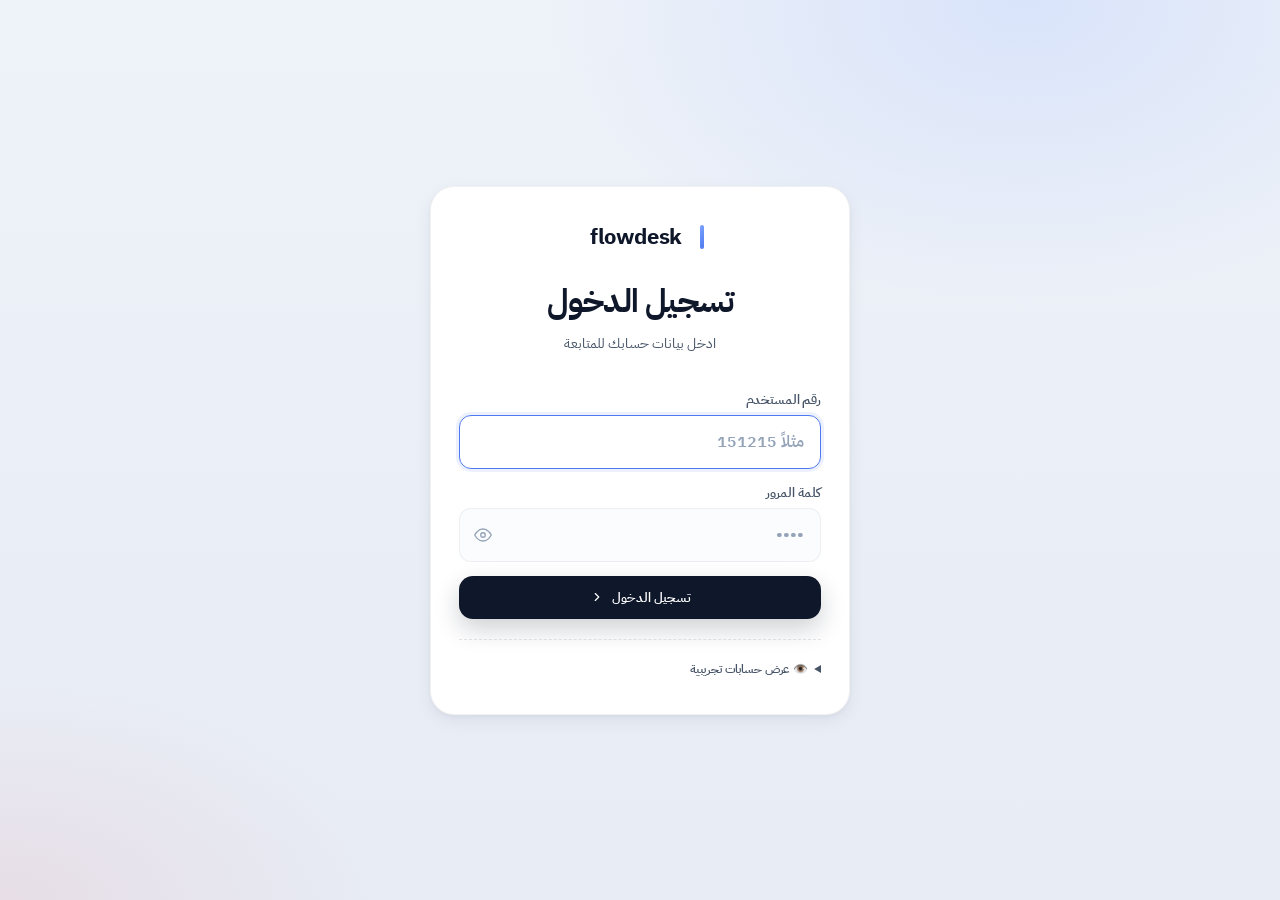
<file: index.html>
<!DOCTYPE html>
<html lang="ar" dir="rtl">
<head>
<meta charset="UTF-8" />
<meta name="viewport" content="width=device-width, initial-scale=1.0" />
<title>المهام — Flowdesk</title>
<link rel="preconnect" href="https://fonts.googleapis.com" />
<link rel="preconnect" href="https://fonts.gstatic.com" crossorigin />
<link href="https://fonts.googleapis.com/css2?family=IBM+Plex+Sans+Arabic:wght@400;500;600;700&family=Inter:wght@400;500;600;700&display=swap" rel="stylesheet" />
<link rel="stylesheet" href="styles.css" />
</head>
<body class="tv-board">
<div class="app">

  <div id="sidebarSlot"></div>

  <main class="main">
    <div id="topbarSlot"></div>

    <!-- COMPACT PAGE HEAD with inline KPIs -->
    <section class="page-head tv-head">
      <div class="page-head-text">
        <h1 class="page-title">لوحة مهام الفريق</h1>
        <p class="page-sub">عرض حيّ لتوزيع المهام على الفريق</p>
      </div>

      <div class="head-stats">
        <div class="hs"><b id="totalEmployees">0</b><span>موظفين</span></div>
        <div class="hs sep"></div>
        <div class="hs"><b id="totalAssigned">0</b><span>مسندة</span></div>
        <div class="hs warn"><b id="totalOverdue">0</b><span>متأخرة</span></div>
        <div class="hs alt"><b id="totalUnassigned">0</b><span>في الانتظار</span></div>
        <div class="hs sep"></div>
        <div class="hs clock"><b id="liveClock">--:--</b><span id="liveDate">—</span></div>
      </div>
    </section>

    <!-- HUB -->
    <section class="hub tv-hub">
      <div class="employees-area">
        <header class="area-head">
          <h2 class="area-title">الموظفون</h2>
          <div class="legend">
            <span class="lg"><i class="dot prio-low"></i> منخفضة</span>
            <span class="lg"><i class="dot prio-mid"></i> متوسطة</span>
            <span class="lg"><i class="dot prio-high"></i> عالية</span>
            <span class="lg"><i class="dot overdue"></i> متأخرة</span>
          </div>
        </header>
        <div class="employees-grid tv-grid" id="employeesGrid"></div>
      </div>

      <aside class="unassigned-panel" data-zone="unassigned">
        <header class="panel-head">
          <div>
            <h2 class="area-title">مهام غير مسندة</h2>
            <p class="area-sub">اسحب البطاقة إلى موظف</p>
          </div>
          <span class="count-pill" id="unassignedCount">0</span>
        </header>
        <div class="unassigned-list" id="unassignedList"></div>
        <button class="cta" id="addTaskBtnPanel">
          <svg viewBox="0 0 24 24" fill="none" stroke="currentColor" stroke-width="2" stroke-linecap="round" stroke-linejoin="round"><path d="M12 5v14M5 12h14"/></svg>
          مهمة جديدة
        </button>

        <!-- Mini reports — beautiful stat cards filling the empty space -->
        <div class="mini-reports">
          <header class="mini-head">
            <h3>تقارير سريعة</h3>
            <a class="mini-link" href="reports.html">المزيد ←</a>
          </header>

          <!-- Card 1: Team completion rate -->
          <div class="stat-card sc-violet">
            <div class="sc-row">
              <span class="sc-icon">
                <svg viewBox="0 0 24 24" fill="none" stroke="currentColor" stroke-width="1.8" stroke-linecap="round" stroke-linejoin="round"><path d="M6 9H4.5a2.5 2.5 0 010-5H6"/><path d="M18 9h1.5a2.5 2.5 0 000-5H18"/><path d="M4 22h16"/><path d="M10 14.66V17c0 .55-.47.98-.97 1.21C7.85 18.75 7 20 7 22"/><path d="M14 14.66V17c0 .55.47.98.97 1.21C16.15 18.75 17 20 17 22"/><path d="M18 2H6v7a6 6 0 0012 0V2z"/></svg>
              </span>
              <div class="sc-info">
                <span class="sc-label">نسبة إنجاز الفريق</span>
                <b class="sc-value" id="scCompletion">0%</b>
              </div>
            </div>
            <div class="sc-progress"><span id="scCompletionBar" style="width:0%"></span></div>
            <div class="sc-trend"><i id="scCompletionTrend">↑ 12%</i> عن الأسبوع الماضي</div>
          </div>

          <!-- Card 2: Distribution donut -->
          <div class="stat-card">
            <div class="sc-row sc-row-between">
              <span class="sc-label">توزيع المهام</span>
              <b class="sc-total" id="scTotal">0</b>
            </div>
            <div class="sc-dist">
              <div class="sc-donut">
                <svg viewBox="0 0 100 100" class="donut-svg">
                  <circle cx="50" cy="50" r="40" fill="none" stroke="rgba(15,23,42,0.06)" stroke-width="9"/>
                  <g transform="rotate(-90 50 50)">
                    <circle id="scDActive"  cx="50" cy="50" r="40" fill="none" stroke="#4f7af0" stroke-width="9" stroke-linecap="butt" stroke-dasharray="0 251" stroke-dashoffset="0"/>
                    <circle id="scDOverdue" cx="50" cy="50" r="40" fill="none" stroke="#e25b62" stroke-width="9" stroke-linecap="butt" stroke-dasharray="0 251" stroke-dashoffset="0"/>
                    <circle id="scDWaiting" cx="50" cy="50" r="40" fill="none" stroke="#f0a042" stroke-width="9" stroke-linecap="butt" stroke-dasharray="0 251" stroke-dashoffset="0"/>
                    <circle id="scDDone"    cx="50" cy="50" r="40" fill="none" stroke="#2bb673" stroke-width="9" stroke-linecap="butt" stroke-dasharray="0 251" stroke-dashoffset="0"/>
                  </g>
                </svg>
              </div>
              <ul class="sc-legend">
                <li><i style="background:#4f7af0"></i> نشطة <b id="scActive">0</b></li>
                <li><i style="background:#e25b62"></i> متأخرة <b id="scOverdue">0</b></li>
                <li><i style="background:#f0a042"></i> انتظار <b id="scWaiting">0</b></li>
                <li><i style="background:#2bb673"></i> مكتملة <b id="scDone">0</b></li>
              </ul>
            </div>
          </div>

          <!-- Card 3: Completed this week + sparkline -->
          <div class="stat-card sc-green">
            <div class="sc-row">
              <div class="sc-info">
                <span class="sc-label">المهام المكتملة</span>
                <b class="sc-value" id="scWeekDone">0</b>
                <span class="sc-sub">هذا الأسبوع</span>
              </div>
            </div>
            <svg class="sc-spark" viewBox="0 0 100 28" preserveAspectRatio="none">
              <path id="scSparkFill" d="" fill="rgba(43,182,115,0.15)"/>
              <path id="scSparkLine" d="" stroke="#2bb673" stroke-width="1.6" fill="none" stroke-linecap="round" stroke-linejoin="round"/>
            </svg>
          </div>

          <!-- Card 4: Upcoming deadlines -->
          <div class="stat-card sc-amber">
            <div class="sc-row">
              <span class="sc-icon">
                <svg viewBox="0 0 24 24" fill="none" stroke="currentColor" stroke-width="1.8" stroke-linecap="round" stroke-linejoin="round"><rect x="3" y="5" width="18" height="16" rx="2"/><path d="M16 3v4M8 3v4M3 10h18"/></svg>
              </span>
              <div class="sc-info">
                <span class="sc-label">قريباً</span>
                <b class="sc-value" id="scUpcoming">0</b>
                <span class="sc-sub">مواعيد خلال 3 أيام</span>
              </div>
            </div>
          </div>

          <!-- Card: Team XP -->
          <div class="stat-card sc-violet">
            <div class="sc-row">
              <span class="sc-icon">
                <svg viewBox="0 0 24 24" fill="none" stroke="currentColor" stroke-width="1.8" stroke-linecap="round" stroke-linejoin="round"><polyline points="13 2 3 14 12 14 11 22 21 10 12 10 13 2"/></svg>
              </span>
              <div class="sc-info">
                <span class="sc-label">XP الفريق</span>
                <b class="sc-value" id="scTeamXp">0</b>
                <span class="sc-sub" id="scTeamXpSub">نقطة هذا الأسبوع</span>
              </div>
            </div>
          </div>

          <!-- Card 5: Mini calendar -->
          <div class="stat-card mini-cal-card">
            <div class="mini-cal-head">
              <button class="mc-nav" id="miniCalPrev" aria-label="السابق">
                <svg viewBox="0 0 24 24" fill="none" stroke="currentColor" stroke-width="2" stroke-linecap="round" stroke-linejoin="round"><path d="M15 18l-6-6 6-6"/></svg>
              </button>
              <span class="mini-cal-month" id="miniCalMonth">—</span>
              <button class="mc-nav" id="miniCalNext" aria-label="التالي">
                <svg viewBox="0 0 24 24" fill="none" stroke="currentColor" stroke-width="2" stroke-linecap="round" stroke-linejoin="round"><path d="M9 18l6-6-6-6"/></svg>
              </button>
            </div>
            <div class="mini-cal-weekdays">
              <span>أحد</span><span>ن</span><span>ث</span><span>ر</span><span>خ</span><span>ج</span><span>س</span>
            </div>
            <div class="mini-cal-grid" id="miniCalGrid"></div>
            <div class="mini-cal-legend">
              <span><i class="lg-dot today"></i> اليوم</span>
              <span><i class="lg-dot tasks"></i> مهام</span>
              <span><i class="lg-dot overdue"></i> متأخرة</span>
            </div>
          </div>
        </div>
      </aside>
    </section>

  </main>
</div>

<div id="deleteZone" class="delete-zone" data-zone="delete">
  <span class="dz-icon">
    <svg viewBox="0 0 24 24" fill="none" stroke="currentColor" stroke-width="1.8" stroke-linecap="round" stroke-linejoin="round"><polyline points="3 6 5 6 21 6"/><path d="M19 6l-1.5 14a2 2 0 01-2 2H8.5a2 2 0 01-2-2L5 6"/><path d="M10 11v6M14 11v6"/><path d="M9 6V4a2 2 0 012-2h2a2 2 0 012 2v2"/></svg>
  </span>
  <span class="dz-text">اسحب هنا للحذف</span>
</div>

<div id="toast" class="toast"></div>

<script src="data.js"></script>
<script src="layout.js"></script>
<script src="task-modal.js"></script>
<script src="task-detail-modal.js"></script>
<script src="app.js"></script>
</body>
</html>
</file>
<file: styles.css>
/* ============================================================
   Flowdesk — Team Task Board
   Soft, premium SaaS look (light, white, subtle blue tints)
   Inspired by Linear / Notion / SugarCRM
   ============================================================ */

:root {
  /* Surfaces */
  --bg-base-1: #eef2f9;
  --bg-base-2: #e7ecf5;
  --bg-grad-1: rgba(122,162,255,0.16);
  --bg-grad-2: rgba(226,91,98,0.08);
  --surface: #ffffff;
  --surface-2: #fbfcfe;
  --surface-soft: #f1f4fa;

  /* Ink (text) */
  --ink: #0f172a;
  --ink-2: #475569;
  --ink-3: #94a3b8;

  /* Lines */
  --line: rgba(15, 23, 42, 0.06);
  --line-2: rgba(15, 23, 42, 0.10);

  /* Accents */
  --accent: #4f7af0;
  --accent-2: #7aa2ff;
  --accent-soft: rgba(79,122,240,0.10);
  --red: #e25b62;
  --red-soft: rgba(226,91,98,0.10);
  --green: #2bb673;
  --amber: #f0a042;
  --orange: #ff7e3a;            /* high priority — distinct from overdue red */
  --orange-soft: rgba(255,126,58,0.10);
  --violet: #7c5cf0;
  --pink: #ee6f9c;
  --cyan: #36b3d4;

  /* Shadows */
  --shadow-sm: 0 1px 2px rgba(15, 23, 42, 0.04), 0 2px 6px rgba(15, 23, 42, 0.04);
  --shadow-md: 0 6px 18px rgba(15, 23, 42, 0.06), 0 2px 4px rgba(15, 23, 42, 0.04);
  --shadow-lg: 0 18px 48px rgba(15, 23, 42, 0.10), 0 4px 12px rgba(15, 23, 42, 0.05);

  /* Radii */
  --radius-sm: 12px;
  --radius: 18px;
  --radius-lg: 24px;

  --ease: cubic-bezier(0.2, 0.8, 0.2, 1);
}

* { box-sizing: border-box; }
html, body { height: 100%; }
body {
  margin: 0;
  font-family: 'IBM Plex Sans Arabic', 'Inter', -apple-system, BlinkMacSystemFont, system-ui, sans-serif;
  font-size: 14px;
  color: var(--ink);
  background:
    radial-gradient(1200px 700px at 80% -10%, var(--bg-grad-1), transparent 60%),
    radial-gradient(900px 600px at -10% 100%, var(--bg-grad-2), transparent 55%),
    linear-gradient(180deg, var(--bg-base-1) 0%, var(--bg-base-2) 100%);
  background-attachment: fixed;
  -webkit-font-smoothing: antialiased;
  -moz-osx-font-smoothing: grayscale;
  letter-spacing: -0.005em;
}
body.dragging { cursor: grabbing; }

button { font-family: inherit; cursor: pointer; border: none; background: none; color: inherit; }
input { font-family: inherit; }
img { display: block; max-width: 100%; }
h1, h2, h3, h4 { margin: 0; }

/* ====================== APP SHELL ====================== */
.app {
  display: block;
  min-height: 100vh;
}

/* TV mode — fits everything on a single screen, no scrolling */
.tv-board { overflow: hidden; height: 100vh; }
.tv-board .app { height: 100vh; }
.tv-board .main {
  height: 100vh;
  padding: 14px 22px 14px;
  gap: 12px;
  max-width: none;
}

/* ====================== MAIN ====================== */
.main {
  padding: 22px 28px 80px;
  display: flex; flex-direction: column; gap: 22px;
  min-width: 0;
  max-width: 1480px;
  margin: 0 auto;
}

/* ----- TOPBAR ----- */
.topbar {
  display: grid;
  grid-template-columns: auto 1fr auto;
  align-items: center;
  gap: 24px;
  background: rgba(255,255,255,0.72);
  backdrop-filter: blur(14px);
  -webkit-backdrop-filter: blur(14px);
  padding: 10px 16px;
  border-radius: var(--radius-lg);
  border: 1px solid rgba(255,255,255,0.85);
  box-shadow: var(--shadow-sm);
  position: sticky;
  top: 14px;
  z-index: 50;
}
.brand-mark {
  display: flex; align-items: center; gap: 10px;
  text-decoration: none;
  color: var(--ink);
  transition: opacity .2s var(--ease);
}
.brand-mark:hover { opacity: 0.75; }
.brand-logo {
  width: 28px; height: 28px;
  border-radius: 9px;
  background: linear-gradient(135deg, #1f2937, #0f172a);
  position: relative;
}
.brand-logo::after {
  content: ""; position: absolute; inset: 6px;
  border-radius: 5px;
  background: linear-gradient(135deg, #7aa2ff, #4f7af0);
}
.brand-name { font-weight: 700; letter-spacing: -0.02em; font-size: 16px; }

.tabs { display: flex; gap: 4px; justify-content: center; }
.tab {
  padding: 10px 18px;
  border-radius: 999px;
  font-size: 13.5px; font-weight: 500;
  color: var(--ink-2);
  transition: all .2s var(--ease);
  text-decoration: none;
}
.tab:hover { background: rgba(15,23,42,0.04); color: var(--ink); }
.tab.active {
  background: var(--ink);
  color: #fff;
  font-weight: 600;
  box-shadow: 0 6px 18px rgba(15,23,42,0.25);
}

.top-actions { display: flex; align-items: center; gap: 10px; }

.search {
  display: flex; align-items: center; gap: 8px;
  background: var(--surface);
  border: 1px solid var(--line);
  border-radius: 12px;
  padding: 9px 12px;
  width: 220px;
  transition: box-shadow .2s var(--ease), border-color .2s var(--ease);
}
.search:focus-within { box-shadow: 0 0 0 3px var(--accent-soft); border-color: var(--accent); }
.search svg { width: 16px; height: 16px; color: var(--ink-3); }
.search input {
  border: none; outline: none; background: transparent;
  font-size: 13px; flex: 1; color: var(--ink);
  min-width: 0;
}
.search input::placeholder { color: var(--ink-3); }

.icon-btn {
  width: 40px; height: 40px;
  border-radius: 12px;
  display: grid; place-items: center;
  color: var(--ink-2);
  background: var(--surface);
  border: 1px solid var(--line);
  transition: all .2s var(--ease);
  position: relative;
  text-decoration: none;
}
.icon-btn svg { width: 18px; height: 18px; }
.icon-btn:hover { color: var(--ink); transform: translateY(-1px); box-shadow: var(--shadow-md); }
.icon-btn.active {
  background: var(--ink);
  color: #fff;
  border-color: var(--ink);
  box-shadow: 0 6px 16px rgba(15,23,42,0.25);
}
.icon-btn .badge-dot {
  position: absolute; top: 9px; inset-inline-end: 11px;
  width: 6px; height: 6px; border-radius: 50%;
  background: var(--red);
  box-shadow: 0 0 0 2px var(--surface);
}

/* "+ مهمة جديدة" CTA in topbar */
.cta-mini {
  display: inline-flex; align-items: center; gap: 6px;
  padding: 8px 14px;
  border-radius: 12px;
  background: var(--ink);
  color: #fff;
  font-size: 12.5px; font-weight: 600;
  text-decoration: none;
  box-shadow: var(--shadow-sm);
  transition: all .2s var(--ease);
}
.cta-mini:hover { transform: translateY(-1px); box-shadow: 0 10px 22px rgba(15,23,42,0.25); }
.cta-mini svg { width: 14px; height: 14px; }

.avatar-btn {
  width: 40px; height: 40px;
  border-radius: 50%;
  overflow: hidden;
  border: 2px solid var(--surface);
  box-shadow: var(--shadow-md);
  transition: transform .2s var(--ease);
}
.avatar-btn:hover { transform: scale(1.05); }
.avatar-btn img { width: 100%; height: 100%; object-fit: cover; }

/* ----- PAGE HEAD ----- */
.page-head {
  display: flex; align-items: flex-end; justify-content: space-between;
  gap: 24px; flex-wrap: wrap;
  padding: 0 6px;
}
.page-head-text { min-width: 0; }
.page-title { font-size: 30px; font-weight: 700; letter-spacing: -0.025em; line-height: 1.2; }
.page-sub { margin: 6px 0 0; color: var(--ink-2); font-size: 13.5px; max-width: 540px; line-height: 1.55; }

.head-right { display: flex; align-items: center; gap: 16px; flex-wrap: wrap; }
.head-actions { display: flex; gap: 8px; }

.round-btn {
  width: 40px; height: 40px;
  border-radius: 50%;
  display: grid; place-items: center;
  background: var(--surface);
  color: var(--ink-2);
  border: 1px solid var(--line);
  box-shadow: var(--shadow-sm);
  transition: all .2s var(--ease);
}
.round-btn svg { width: 16px; height: 16px; }
.round-btn:hover { color: var(--ink); transform: translateY(-1px); box-shadow: var(--shadow-md); }

/* Avatar stack */
.avatar-stack { display: flex; align-items: center; }
.avatar-stack .av { margin-inline-start: -10px; transition: transform .2s var(--ease); }
.avatar-stack .av:first-child { margin-inline-start: 0; }
.avatar-stack .av:hover { transform: translateY(-3px); z-index: 2; }
.av {
  position: relative;
  width: 38px; height: 38px;
  border-radius: 50%;
  overflow: visible;
  border: 2px solid var(--surface);
  background: var(--surface);
  box-shadow: 0 2px 6px rgba(15,23,42,0.10);
  display: inline-block;
}
.av img { width: 100%; height: 100%; border-radius: 50%; object-fit: cover; display: block; }
.av.more {
  display: grid; place-items: center;
  font-size: 12px; font-weight: 700; color: var(--ink-2);
}
.av-badge {
  position: absolute; bottom: -3px; inset-inline-end: -4px;
  min-width: 16px; height: 16px; padding: 0 4px;
  border-radius: 999px;
  font-size: 10px; font-weight: 700;
  display: grid; place-items: center;
  color: #fff;
  border: 2px solid var(--surface);
  font-style: normal;
}
.av-badge.blue   { background: #4f7af0; }
.av-badge.cyan   { background: #36b3d4; }
.av-badge.red    { background: #e25b62; }
.av-badge.yellow { background: #f0a042; }
.av-badge.green  { background: #2bb673; }

/* ====================== KPI ROW ====================== */
.kpi-row {
  display: grid;
  grid-template-columns: repeat(4, 1fr);
  gap: 14px;
}
.kpi-chip {
  background: var(--surface);
  border: 1px solid var(--line);
  border-radius: var(--radius);
  padding: 16px 18px;
  box-shadow: var(--shadow-sm);
  display: flex; flex-direction: column; gap: 4px;
  transition: transform .2s var(--ease), box-shadow .2s var(--ease);
  position: relative;
  overflow: hidden;
}
.kpi-chip::before {
  content: "";
  position: absolute;
  inset-inline-end: -20px;
  top: -20px;
  width: 90px; height: 90px;
  background: radial-gradient(circle, var(--accent-soft) 0%, transparent 70%);
  border-radius: 50%;
  pointer-events: none;
}
.kpi-chip.warn::before { background: radial-gradient(circle, var(--red-soft) 0%, transparent 70%); }
.kpi-chip.alt::before { background: radial-gradient(circle, rgba(240,160,66,0.12) 0%, transparent 70%); }
.kpi-chip.ok::before { background: radial-gradient(circle, rgba(43,182,115,0.12) 0%, transparent 70%); }

.kpi-chip:hover { transform: translateY(-2px); box-shadow: var(--shadow-md); }
.kpi-num {
  font-size: 28px; font-weight: 700; color: var(--ink); line-height: 1;
  position: relative;
}
.kpi-chip.warn .kpi-num { color: var(--red); }
.kpi-chip.alt .kpi-num { color: var(--amber); }
.kpi-chip.ok .kpi-num { color: var(--green); }
.kpi-label { font-size: 12px; color: var(--ink-3); position: relative; }

/* ====================== HUB ====================== */
.hub {
  display: grid;
  grid-template-columns: 1fr 340px;
  gap: 22px;
}

.area-head {
  display: flex; align-items: center; justify-content: space-between;
  gap: 14px; flex-wrap: wrap;
  margin-bottom: 14px;
  padding: 0 4px;
}
.area-title { font-size: 16px; font-weight: 600; }
.area-sub { color: var(--ink-3); font-size: 12.5px; margin-top: 2px; }

.legend { display: flex; gap: 14px; flex-wrap: wrap; }
.lg {
  display: inline-flex; align-items: center; gap: 6px;
  font-size: 11.5px; color: var(--ink-2); font-weight: 500;
}
.dot { width: 8px; height: 8px; border-radius: 50%; display: inline-block; }
.dot.prio-low  { background: var(--ink-3); }
.dot.prio-mid  { background: var(--amber); }
.dot.prio-high { background: var(--orange); }
.dot.overdue   { background: var(--red); box-shadow: 0 0 0 3px var(--red-soft); }

/* ----- EMPLOYEES GRID ----- */
.employees-grid {
  display: grid;
  grid-template-columns: repeat(auto-fill, minmax(300px, 1fr));
  gap: 14px;
}

/* Outer card is just a container — both header and box are layered cards */
.emp-card {
  display: flex; flex-direction: column;
  gap: 0;
  position: relative;
  height: 420px;
  background: transparent;
  border: none;
  box-shadow: none;
  padding: 0;
}

/* HEADER as its own card — sits BEHIND the box, peeks out from the top */
.emp-head {
  position: relative;
  z-index: 1;
  margin-bottom: -14px;            /* overlap into the box below */
  margin-inline: 6px;              /* slightly narrower so the box "frames" it */
  background: linear-gradient(135deg,
    #e0f2fe 0%,                    /* sky-100 */
    #f0f9ff 35%,                   /* sky-50 */
    var(--surface) 75%);
  border: 1px solid rgba(125,211,252,0.35);
  border-radius: 14px;
  padding: 10px 14px 18px;          /* extra bottom padding hides cleanly behind box */
  box-shadow: 0 6px 16px rgba(56,145,200,0.10);
  display: grid;
  grid-template-columns: auto 1fr auto;
  align-items: center;
  gap: 10px;
  overflow: hidden;
  transition: transform .25s var(--ease), box-shadow .25s var(--ease);
}

/* THE BOX in front, covers the bottom of the header creating the "behind" effect */
.emp-box {
  position: relative;
  z-index: 2;
  flex: 1;
  min-height: 0;
  background: var(--surface);
  border: 1px solid var(--line);
  border-radius: 16px;
  padding: 22px 12px 12px;          /* extra top padding accounts for the header overlap */
  box-shadow: var(--shadow-sm);
  display: flex; flex-direction: column;
  overflow: hidden;
  transition: box-shadow .25s var(--ease), border-color .25s var(--ease), transform .25s var(--ease), background .25s var(--ease);
}

.emp-card:hover .emp-head {
  transform: translateY(-1px);
  box-shadow: 0 10px 22px rgba(15,23,42,0.14);
}
.emp-card:hover .emp-box {
  box-shadow: var(--shadow-md);
  border-color: var(--emp-color, var(--accent));
}

.emp-card.drop-target .emp-box {
  border-color: var(--accent);
  border-width: 2px;
  padding: 21px 11px 11px;
  box-shadow: 0 0 0 4px var(--accent-soft), var(--shadow-lg);
  transform: translateY(-3px) scale(1.015);
  background: linear-gradient(180deg, var(--accent-soft) 0%, var(--surface) 60%);
}
.emp-card.drop-target .emp-box::after {
  content: "أفلِت هنا للإسناد";
  position: absolute;
  inset: 8px 8px 8px 8px;
  display: grid;
  place-items: center;
  font-size: 14px;
  font-weight: 700;
  color: var(--accent);
  background: rgba(255,255,255,0.85);
  backdrop-filter: blur(2px);
  -webkit-backdrop-filter: blur(2px);
  border: 1.5px dashed var(--accent);
  border-radius: 12px;
  z-index: 250;
  pointer-events: none;
}

/* Compact header: avatar | name+role (stacked) | stats — all in one tight row */
.emp-head {
  display: grid;
  grid-template-columns: auto 1fr auto;
  align-items: center;
  gap: 10px;
  position: relative;
}
.emp-avatar {
  display: inline-block;
  width: 40px; height: 40px;
  border-radius: 50%;
  flex: 0 0 40px;
  padding: 2px;
  background: var(--emp-color, var(--accent));
  position: relative;
  overflow: visible; /* allow lv-badge to overflow */
  box-sizing: border-box;
}
.emp-avatar img {
  width: 100%; height: 100%;
  border-radius: 50%; object-fit: cover;
  border: 2px solid var(--surface);
  display: block;
  box-sizing: border-box;
}

.emp-info { min-width: 0; display: flex; flex-direction: column; gap: 1px; }
.emp-name {
  font-size: 13.5px; font-weight: 700; color: var(--ink);
  white-space: nowrap; overflow: hidden; text-overflow: ellipsis;
  line-height: 1.2;
}
.emp-role {
  font-size: 11px; color: var(--ink-3);
  white-space: nowrap; overflow: hidden; text-overflow: ellipsis;
  line-height: 1.2;
}

.emp-stats {
  display: flex; gap: 6px;
  align-items: center;
}
.stat {
  display: inline-flex; align-items: center; gap: 5px;
  font-size: 11px; font-weight: 700;
  color: var(--ink-2);
  background: var(--surface-soft);
  padding: 3px 9px;
  border-radius: 999px;
  white-space: nowrap;
}
.stat i { width: 6px; height: 6px; border-radius: 50%; display: inline-block; }
.stat.warn { background: var(--red-soft); color: var(--red); }

/* ╔═════════════════════════════════════════════════════════════════╗
   ║  WALLET STACK — full task cards stacked like cards in a wallet  ║
   ║  • Title row of every card always visible (even when peeking)   ║
   ║  • Hovered card slides up + scales, others gently make space    ║
   ╚═════════════════════════════════════════════════════════════════╝ */
.emp-tasks {
  flex: 1;
  min-height: 0;
  position: relative;
  overflow: hidden;
  padding: 4px;
  margin: -4px;
  border-radius: 12px;
  display: flex;
  flex-direction: column;
}
.emp-tasks:empty {
  display: grid;
  place-items: center;
  padding: 8px;
}
.emp-tasks:empty::before {
  content: "اسحب مهمة إلى هنا";
  display: grid;
  place-items: center;
  width: 100%;
  height: 100%;
  text-align: center;
  font-size: 12px;
  color: var(--ink-3);
  border: 1.5px dashed var(--line-2);
  border-radius: 12px;
}

/* The wallet stack: each card overlaps the previous,
   leaving exactly the title row visible (~36px) */
.emp-tasks .task {
  flex-shrink: 0;
  margin-top: -38px;
  transition: transform .28s cubic-bezier(0.2,0.8,0.2,1),
              box-shadow .28s var(--ease),
              border-color .25s var(--ease),
              z-index 0s .28s;
  position: relative;
  z-index: 1;
  /* shrink the foot row a tiny bit so total card height is consistent */
}
.emp-tasks .task:first-child { margin-top: 0; }

/* Each newer card layers above the older one (top of stack) */
.emp-tasks .task:nth-child(2)  { z-index: 2; }
.emp-tasks .task:nth-child(3)  { z-index: 3; }
.emp-tasks .task:nth-child(4)  { z-index: 4; }
.emp-tasks .task:nth-child(5)  { z-index: 5; }
.emp-tasks .task:nth-child(6)  { z-index: 6; }
.emp-tasks .task:nth-child(7)  { z-index: 7; }
.emp-tasks .task:nth-child(8)  { z-index: 8; }
.emp-tasks .task:nth-child(9)  { z-index: 9; }
.emp-tasks .task:nth-child(10) { z-index: 10; }
.emp-tasks .task:nth-child(11) { z-index: 11; }
.emp-tasks .task:nth-child(12) { z-index: 12; }

/* Hovered card scales slightly + bigger shadow + brought to front,
   but does NOT translateY (was breaking drag because the layout shifted at mousedown). */
.emp-tasks .task:hover {
  transform: scale(1.025);
  box-shadow: 0 18px 38px rgba(15,23,42,0.22), 0 4px 10px rgba(15,23,42,0.10);
  z-index: 100;
  border-color: var(--emp-color, var(--accent));
  transition: transform .22s var(--ease), box-shadow .22s var(--ease), z-index 0s, border-color .22s var(--ease);
}
/* Sibling shift removed — stable layout means drag fires reliably */

/* While dragging — cancel hover effects entirely */
.emp-tasks .task.dragging,
.emp-tasks .task.dragging:hover {
  transform: rotate(-1.5deg) scale(0.98) !important;
  z-index: 200 !important;
  margin-top: -38px !important;
}
.emp-tasks .task.dragging:first-child {
  margin-top: 0 !important;
}
.emp-tasks .task.dragging ~ .task {
  transform: none !important;
}

/* ----- UNASSIGNED PANEL ----- */
.unassigned-panel {
  background: var(--surface);
  border: 1px solid var(--line);
  border-radius: var(--radius-lg);
  padding: 18px;
  display: flex; flex-direction: column;
  gap: 14px;
  box-shadow: var(--shadow-md);
  position: relative;
  overflow: hidden;
  align-self: flex-start;
  position: sticky;
  top: 22px;
  max-height: calc(100vh - 44px);
}
.unassigned-panel::before {
  content: "";
  position: absolute;
  inset-inline-end: -40px;
  top: -40px;
  width: 160px; height: 160px;
  background: radial-gradient(circle, rgba(240,160,66,0.20) 0%, transparent 70%);
  pointer-events: none;
}
.panel-head {
  display: flex; align-items: center; justify-content: space-between;
  position: relative;
  gap: 8px;
}
.count-pill {
  background: var(--amber);
  color: #fff;
  font-size: 12px; font-weight: 700;
  padding: 4px 12px;
  border-radius: 999px;
  box-shadow: 0 4px 10px rgba(240,160,66,0.30);
}

.unassigned-list {
  display: flex; flex-direction: column; gap: 10px;
  min-height: 120px;
  flex: 1;
  overflow-y: auto;
  padding: 4px;
  margin: -4px;
  border-radius: 14px;
  transition: background .2s var(--ease);
  position: relative;
}
.unassigned-list::-webkit-scrollbar { width: 6px; }
.unassigned-list::-webkit-scrollbar-thumb { background: var(--line-2); border-radius: 999px; }
.unassigned-list:empty::before {
  content: "كل المهام مسندة 👏";
  display: block;
  text-align: center;
  font-size: 13px;
  color: var(--ink-3);
  padding: 30px 8px;
}
.unassigned-panel.drop-target {
  border-color: var(--accent);
  border-width: 2px;
  padding: 17px;
  box-shadow: 0 0 0 4px var(--accent-soft), var(--shadow-lg);
}
.unassigned-panel.drop-target .unassigned-list {
  background: var(--accent-soft);
  outline: 2px dashed var(--accent);
  outline-offset: -4px;
}

.cta {
  display: inline-flex; align-items: center; justify-content: center; gap: 8px;
  padding: 12px;
  border-radius: 14px;
  background: var(--ink);
  color: #fff;
  font-weight: 600;
  font-size: 13px;
  box-shadow: 0 10px 24px rgba(15,23,42,0.20);
  transition: transform .2s var(--ease), box-shadow .2s var(--ease);
  position: relative;
}
.cta:hover { transform: translateY(-2px); box-shadow: 0 16px 30px rgba(15,23,42,0.28); }
.cta svg { width: 14px; height: 14px; }

/* ====================== TASK CARD ====================== */
.task {
  background: var(--surface);
  border: 1px solid var(--line);
  border-radius: 14px;
  padding: 12px;
  display: flex; flex-direction: column; gap: 8px;
  cursor: grab;
  user-select: none;
  -webkit-user-drag: element;
  transition: transform .2s var(--ease), box-shadow .2s var(--ease), border-color .25s var(--ease), opacity .2s var(--ease);
  box-shadow: var(--shadow-sm);
  position: relative;
  overflow: hidden;
}
/* Colored leading strip indicating priority (overrides red overdue handled below) */
.task::before {
  content: "";
  position: absolute;
  inset-inline-start: 0;
  top: 0; bottom: 0;
  width: 3px;
  background: var(--prio-color, transparent);
  pointer-events: none;
  z-index: 1;
}
.task[data-priority="low"]    { --prio-color: var(--ink-3); }
.task[data-priority="medium"] { --prio-color: var(--amber); }
.task[data-priority="high"]   { --prio-color: var(--orange); }
.task[data-overdue="true"]    { --prio-color: var(--red); }
.task:active { cursor: grabbing; }
.task:hover { transform: translateY(-2px); box-shadow: var(--shadow-md); }
.task.dragging {
  opacity: 0.4;
  cursor: grabbing;
}

/* Allow any drag-handle button inside the task to start drag of the parent */
.task button { -webkit-user-drag: element; }

/* During an active drag, freeze ALL hover transforms on every employee task so
   nothing moves under the cursor and steals pointer events / drop targets. */
body.dragging .emp-tasks .task,
body.dragging .emp-tasks .task:hover,
body.dragging .emp-tasks .task:hover ~ .task {
  transform: none !important;
  transition: none !important;
}
/* But keep the dragged task's special rotated/scaled style */
body.dragging .emp-tasks .task.dragging,
body.dragging .emp-tasks .task.dragging:hover {
  transform: rotate(-1.5deg) scale(0.98) !important;
}

.task-row {
  display: flex; align-items: flex-start; gap: 8px;
}
.task-prio {
  width: 8px; height: 8px; border-radius: 50%;
  flex: 0 0 8px;
  margin-top: 7px;
}
.task-prio.high   { background: var(--orange); }
.task-prio.medium { background: var(--amber); }
.task-prio.low    { background: var(--ink-3); }

.task-title {
  flex: 1; min-width: 0;
  font-size: 13.5px; font-weight: 600;
  color: var(--ink);
  line-height: 1.45;
}
.task-handle {
  width: 24px; height: 24px;
  border-radius: 50%;
  display: grid; place-items: center;
  color: var(--ink-3);
  font-size: 16px; line-height: 0;
  padding-bottom: 6px;
  flex: 0 0 24px;
  transition: background .15s var(--ease);
}
.task-handle:hover { background: var(--surface-soft); color: var(--ink); }

.task-foot {
  display: flex; align-items: center; gap: 8px;
  flex-wrap: wrap;
  padding-inline-start: 16px;
}
.tag {
  --tag-color: var(--ink-3);
  display: inline-flex; align-items: center; gap: 4px;
  font-size: 11px; font-weight: 600;
  padding: 3px 8px;
  border-radius: 999px;
  background: color-mix(in srgb, var(--tag-color) 12%, transparent);
  color: var(--tag-color);
}
.tag::before {
  content: "";
  width: 6px; height: 6px; border-radius: 50%;
  background: var(--tag-color);
}

.due {
  display: inline-flex; align-items: center; gap: 5px;
  font-size: 11.5px; color: var(--ink-3);
  font-weight: 500;
}
.due svg { width: 12px; height: 12px; }

/* OVERDUE STATE */
.task[data-overdue="true"] {
  border: 2px solid var(--red);
  box-shadow: 0 0 0 3px var(--red-soft), var(--shadow-sm);
  padding: 11px;
}
.task[data-overdue="true"]:hover { box-shadow: 0 0 0 3px var(--red-soft), var(--shadow-md); }
.task[data-overdue="true"] .due { color: var(--red); font-weight: 700; }
.task[data-overdue="true"] .overdue-pill {
  display: inline-flex; align-items: center; gap: 4px;
  background: var(--red);
  color: #fff;
  font-size: 10.5px; font-weight: 700;
  padding: 2px 8px;
  border-radius: 999px;
  margin-inline-start: auto;
}
.overdue-pill { display: none; }

/* ====================== DELETE ZONE ====================== */
.delete-zone {
  position: fixed;
  bottom: 28px;
  inset-inline-start: 50%;
  transform: translateX(50%) translateY(120px);
  background: var(--surface);
  color: var(--ink-2);
  border: 2px dashed var(--line-2);
  border-radius: 999px;
  padding: 12px 24px;
  display: flex; align-items: center; gap: 10px;
  font-size: 13.5px; font-weight: 600;
  box-shadow: var(--shadow-lg);
  opacity: 0;
  pointer-events: none;
  transition: transform .35s var(--ease), opacity .35s var(--ease), background .25s var(--ease), color .25s var(--ease), border-color .25s var(--ease), box-shadow .25s var(--ease);
  z-index: 100;
}
[dir="ltr"] .delete-zone { transform: translateX(-50%) translateY(120px); }

body.dragging .delete-zone {
  transform: translateX(50%) translateY(0);
  opacity: 1;
  pointer-events: auto;
}
[dir="ltr"] body.dragging .delete-zone { transform: translateX(-50%) translateY(0); }

.delete-zone.drop-target {
  background: var(--red);
  color: #fff;
  border-color: var(--red);
  border-style: solid;
  transform: translateX(50%) translateY(0) scale(1.06);
  box-shadow: 0 18px 40px rgba(226,91,98,0.40);
}
[dir="ltr"] .delete-zone.drop-target { transform: translateX(-50%) translateY(0) scale(1.06); }

.dz-icon {
  width: 28px; height: 28px;
  border-radius: 50%;
  display: grid; place-items: center;
  background: var(--red-soft);
  color: var(--red);
  transition: background .25s var(--ease), color .25s var(--ease);
}
.dz-icon svg { width: 16px; height: 16px; }
.delete-zone.drop-target .dz-icon { background: rgba(255,255,255,0.25); color: #fff; }

/* ====================== ANALYTICS ====================== */
.analytics {
  display: grid;
  grid-template-columns: 1.4fr 1fr;
  gap: 22px;
}
.suggested, .charts {
  background: var(--surface);
  border: 1px solid var(--line);
  border-radius: var(--radius-lg);
  padding: 18px 20px;
  box-shadow: var(--shadow-sm);
}
.panel-head h3 { font-size: 14px; font-weight: 600; }
.muted { color: var(--ink-3); font-size: 12px; font-weight: 500; }

.overview { display: flex; flex-direction: column; gap: 8px; margin-top: 14px; }
.overview-row {
  display: grid;
  grid-template-columns: auto 1fr auto auto;
  align-items: center; gap: 12px;
  padding: 10px 12px;
  background: var(--surface-2);
  border: 1px solid var(--line);
  border-radius: 12px;
  font-size: 12.5px;
  transition: background .2s var(--ease), border-color .2s var(--ease);
}
.overview-row:hover { background: var(--surface-soft); border-color: var(--line-2); }

/* Generic avatar pill — every .ov-av is constrained to a circle */
.ov-av {
  display: inline-block;
  width: 32px; height: 32px;
  flex: 0 0 32px;
  border-radius: 50%;
  padding: 2px;
  background: var(--emp-color, var(--accent));
  box-sizing: border-box;
  overflow: hidden;
  vertical-align: middle;
}
.ov-av img {
  width: 100%; height: 100%;
  border-radius: 50%;
  object-fit: cover;
  border: 2px solid var(--surface);
  display: block;
  box-sizing: border-box;
}

.overview-row .ov-av {
  width: 30px; height: 30px;
  flex: 0 0 30px;
}
.overview-row .ov-name { font-weight: 700; color: var(--ink); font-size: 13px; }
.overview-row .ov-role { color: var(--ink-3); font-size: 11px; display: block; margin-top: 1px; }
.overview-row .ov-bar {
  width: 110px; height: 6px;
  background: var(--surface-soft);
  border-radius: 999px;
  overflow: hidden;
}
.overview-row .ov-bar span {
  display: block; height: 100%;
  border-radius: 999px;
  transition: width .4s var(--ease);
}
.overview-row .ov-num { font-weight: 700; color: var(--ink); min-width: 28px; text-align: end; font-size: 13px; }
.overview-row.has-overdue .ov-num { color: var(--red); }

/* Charts */
.charts-row {
  display: grid;
  grid-template-columns: auto auto 1fr;
  align-items: center; gap: 18px;
  margin-top: 12px;
}
.donut { position: relative; width: 132px; height: 132px; }
.donut svg { width: 100%; height: 100%; }
.donut-label { position: absolute; inset: 0; display: flex; flex-direction: column; align-items: center; justify-content: center; }
.donut-label b { font-size: 26px; font-weight: 700; }
.donut-label span { font-size: 11.5px; color: var(--ink-2); margin-top: 2px; }
.donut.red .donut-label b { color: var(--red); }
.donut.blue .donut-label b { color: var(--accent); }

.kpi-stack { display: flex; flex-direction: column; gap: 12px; }
.kpi {
  background: var(--surface-2);
  border: 1px solid var(--line);
  border-radius: 14px;
  padding: 12px 14px;
  display: grid;
  grid-template-columns: 1fr auto;
  gap: 4px 12px;
  align-items: center;
}
.kpi-mini-label { font-size: 11.5px; color: var(--ink-3); }
.kpi-mini-value { font-size: 16px; font-weight: 700; }
.bar { grid-column: 1 / -1; height: 6px; border-radius: 999px; background: var(--surface-soft); overflow: hidden; }
.bar span {
  display: block; height: 100%;
  background: linear-gradient(90deg, #7aa2ff, #4f7af0);
  border-radius: 999px;
  transition: width .4s var(--ease);
}

/* ====================== TOAST ====================== */
.toast {
  position: fixed;
  bottom: 96px;
  inset-inline-start: 50%;
  transform: translateX(50%) translateY(20px);
  background: var(--ink);
  color: #fff;
  padding: 10px 18px;
  border-radius: 999px;
  font-size: 13px; font-weight: 500;
  opacity: 0; pointer-events: none;
  z-index: 200;
  box-shadow: var(--shadow-lg);
  transition: opacity .25s var(--ease), transform .25s var(--ease);
}
[dir="ltr"] .toast { transform: translateX(-50%) translateY(20px); }
.toast.show { opacity: 1; transform: translateX(50%) translateY(0); }
[dir="ltr"] .toast.show { transform: translateX(-50%) translateY(0); }

/* ====================== RESPONSIVE ====================== */
@media (max-width: 1280px) {
  .hub { grid-template-columns: 1fr; }
  .analytics { grid-template-columns: 1fr; }
  .unassigned-panel { position: relative; top: auto; max-height: none; }
  .kpi-row { grid-template-columns: repeat(2, 1fr); }
}
@media (max-width: 820px) {
  .topbar { grid-template-columns: 1fr auto; }
  .tabs { display: none; }
  .search { display: none; }
  .cta-mini span { display: none; }
  .charts-row { grid-template-columns: 1fr; justify-items: center; }
  .page-head { flex-direction: column; align-items: flex-start; }
  .main { padding: 18px 18px 80px; }
}

/* ============================================================
   FILTER CHIPS / SEGMENTED CONTROLS / GHOST BUTTONS
   ============================================================ */
.filter-chips { display: flex; gap: 6px; flex-wrap: wrap; }
.chip-btn {
  padding: 6px 14px;
  border-radius: 999px;
  font-size: 12px; font-weight: 500;
  background: var(--surface);
  color: var(--ink-2);
  border: 1px solid var(--line);
  transition: all .2s var(--ease);
}
.chip-btn:hover { background: var(--surface-soft); color: var(--ink); }
.chip-btn.active {
  background: var(--ink);
  color: #fff;
  border-color: var(--ink);
  box-shadow: 0 4px 12px rgba(15,23,42,0.18);
}

.seg {
  display: inline-flex;
  background: var(--surface);
  border: 1px solid var(--line);
  border-radius: 12px;
  padding: 3px;
  box-shadow: var(--shadow-sm);
}
.seg-btn {
  padding: 7px 14px;
  border-radius: 9px;
  font-size: 12px; font-weight: 600;
  color: var(--ink-2);
  transition: all .2s var(--ease);
}
.seg-btn:hover { color: var(--ink); }
.seg-btn.active { background: var(--ink); color: #fff; }

.ghost-btn {
  display: inline-flex; align-items: center; gap: 6px;
  padding: 8px 14px;
  border-radius: 10px;
  font-size: 12.5px; font-weight: 600;
  color: var(--ink-2);
  background: var(--surface-soft);
  border: 1px solid transparent;
  transition: all .2s var(--ease);
  text-decoration: none;
  cursor: pointer;
}
.ghost-btn:hover { background: var(--surface); border-color: var(--line); color: var(--ink); }
.ghost-btn.sm { padding: 6px 10px; font-size: 11.5px; }
.ghost-btn svg { width: 14px; height: 14px; }

.count-pill.ok { background: var(--green); box-shadow: 0 4px 10px rgba(43,182,115,0.30); }

/* ============================================================
   TEAM PAGE — bigger employee cards
   ============================================================ */
.team-grid {
  display: grid;
  grid-template-columns: repeat(auto-fill, minmax(280px, 1fr));
  gap: 16px;
}
.team-card {
  background: var(--surface);
  border: 1px solid var(--line);
  border-radius: var(--radius-lg);
  padding: 18px;
  display: flex; flex-direction: column;
  gap: 14px;
  box-shadow: var(--shadow-sm);
  transition: transform .25s var(--ease), box-shadow .25s var(--ease), border-color .25s var(--ease);
  position: relative;
  overflow: hidden;
}
.team-card::before {
  content: "";
  position: absolute;
  inset-inline-end: -40px;
  top: -40px;
  width: 130px; height: 130px;
  background: radial-gradient(circle, var(--emp-color) 0%, transparent 70%);
  opacity: 0.10;
  pointer-events: none;
  transition: opacity .25s var(--ease);
}
.team-card:hover { transform: translateY(-3px); box-shadow: var(--shadow-md); border-color: var(--emp-color); }
.team-card:hover::before { opacity: 0.18; }

.team-card-head {
  display: flex; align-items: flex-start; gap: 12px;
  position: relative;
}
.emp-avatar.lg {
  width: 56px; height: 56px; flex: 0 0 56px;
}
.emp-mail {
  display: block;
  font-size: 11.5px;
  color: var(--accent);
  text-decoration: none;
  margin-top: 4px;
  font-weight: 500;
  white-space: nowrap;
  overflow: hidden;
  text-overflow: ellipsis;
}
.emp-mail:hover { text-decoration: underline; }
.status-dot {
  width: 10px; height: 10px;
  border-radius: 50%;
  background: var(--ink-3);
  margin-top: 4px;
  flex: 0 0 10px;
  box-shadow: 0 0 0 3px var(--surface);
}
.status-dot.online { background: var(--green); box-shadow: 0 0 0 3px rgba(43,182,115,0.20); }

.team-stats {
  display: grid; grid-template-columns: repeat(4, 1fr);
  gap: 6px;
  background: var(--surface-2);
  padding: 10px;
  border-radius: 12px;
  border: 1px solid var(--line);
}
.ts { display: flex; flex-direction: column; align-items: center; gap: 2px; }
.ts-num { font-size: 17px; font-weight: 700; color: var(--ink); letter-spacing: -0.02em; }
.ts-label { font-size: 10.5px; color: var(--ink-3); }
.ts.warn .ts-num { color: var(--red); }
.ts.ok   .ts-num { color: var(--green); }
.ts.xp .ts-num { color: var(--violet); font-family: 'Inter', sans-serif; }
.ts.xp .ts-label { color: var(--violet); font-weight: 700; letter-spacing: 0.04em; }

/* Level badge on the avatar (gaming-style) */
.emp-avatar.lg { position: relative; }
.lv-badge {
  position: absolute;
  bottom: -3px;
  inset-inline-end: -6px;
  background: var(--ink);
  color: #fff;
  font-size: 9.5px;
  font-weight: 800;
  padding: 2px 6px;
  border-radius: 999px;
  border: 2px solid var(--surface);
  font-family: 'Inter', sans-serif;
  letter-spacing: 0.02em;
  white-space: nowrap;
  box-shadow: 0 2px 6px rgba(15,23,42,0.20);
}

/* XP breakdown chips (shown in team card when there are penalties or late completions) */
.xp-breakdown {
  display: flex;
  flex-wrap: wrap;
  gap: 4px;
  margin-top: 8px;
  padding-top: 8px;
  border-top: 1px dashed var(--line);
}
.xp-tag {
  display: inline-flex;
  align-items: center;
  gap: 4px;
  font-size: 10.5px;
  font-weight: 700;
  padding: 3px 8px;
  border-radius: 999px;
  white-space: nowrap;
}
.xp-tag.plus  { background: rgba(43,182,115,0.12); color: var(--green); }
.xp-tag.bonus { background: rgba(124,92,240,0.12); color: var(--violet); }
.xp-tag.half  { background: rgba(240,160,66,0.12); color: var(--amber); }
.xp-tag.minus { background: var(--red-soft); color: var(--red); }

.workload {}
.wl-head { display: flex; justify-content: space-between; margin-bottom: 6px; }
.wl-label { font-size: 11.5px; color: var(--ink-3); }
.wl-pct   { font-size: 12.5px; font-weight: 700; color: var(--ink); }
.wl-bar   { height: 6px; background: var(--surface-soft); border-radius: 999px; overflow: hidden; }
.wl-bar > span { display: block; height: 100%; border-radius: 999px; transition: width .4s var(--ease); }

.team-card-foot { display: flex; gap: 8px; }

/* Inactive employee — grayed out card */
.team-card.inactive {
  opacity: 0.65;
  filter: grayscale(0.4);
}

/* Role + dept pills under the name */
.emp-tags { display: flex; flex-wrap: wrap; gap: 5px; margin-top: 4px; }
.emp-perm-pill {
  display: inline-flex;
  align-items: center;
  font-size: 10.5px;
  font-weight: 700;
  padding: 2px 8px;
  border-radius: 999px;
  background: var(--surface-soft);
  color: var(--ink-2);
}
.emp-perm-pill.manager    { background: rgba(245,158,11,0.12); color: #b45309; }
.emp-perm-pill.supervisor { background: rgba(124,92,240,0.12); color: var(--violet); }
.emp-perm-pill.employee   { background: rgba(43,182,115,0.12); color: var(--green); }
.emp-dept-pill {
  font-size: 10.5px;
  font-weight: 600;
  padding: 2px 8px;
  border-radius: 999px;
  background: color-mix(in srgb, var(--dept-color) 12%, transparent);
  color: var(--dept-color);
}
.emp-inactive-pill {
  font-size: 10.5px;
  font-weight: 700;
  padding: 2px 8px;
  border-radius: 999px;
  background: var(--red-soft);
  color: var(--red);
}

.emp-phone {
  display: block;
  font-size: 11.5px;
  font-weight: 600;
  color: #25D366;
  text-decoration: none;
  margin-top: 4px;
  letter-spacing: 0.02em;
}
.emp-phone:hover { text-decoration: underline; }
.emp-phone.muted { color: var(--ink-3); cursor: default; pointer-events: none; }

/* Admin action buttons — top-LEFT in RTL (away from avatar) */
.emp-admin-actions {
  position: absolute;
  top: 12px;
  inset-inline-end: 12px;
  display: flex;
  flex-direction: row;
  gap: 6px;
  z-index: 5;
}
.emp-action {
  width: 28px; height: 28px;
  border-radius: 50%;
  display: grid; place-items: center;
  background: var(--surface);
  border: 1px solid var(--line);
  color: var(--ink-2);
  cursor: pointer;
  text-decoration: none;
  transition: all .15s var(--ease);
  box-shadow: var(--shadow-sm);
}
.emp-action:hover { transform: scale(1.1); }
.emp-action.edit:hover     { background: var(--accent); color: #fff; border-color: var(--accent); }
.emp-action.toggle.on:hover  { background: var(--red); color: #fff; border-color: var(--red); }
.emp-action.toggle.off { background: var(--red-soft); color: var(--red); border-color: rgba(226,91,98,0.30); }
.emp-action.toggle.off:hover { background: var(--green); color: #fff; border-color: var(--green); }
.emp-action.whatsapp { color: #25D366; }
.emp-action.whatsapp:hover { background: #25D366; color: #fff; border-color: #25D366; }

/* Employee edit modal extras */
.ee-look-row {
  display: grid;
  grid-template-columns: auto 1fr;
  gap: 16px;
  align-items: center;
  background: var(--surface-2);
  border: 1px solid var(--line);
  border-radius: 12px;
  padding: 14px;
}
.ee-avatar-preview {
  position: relative;
  width: 80px; height: 80px;
  flex: 0 0 80px;
  border-radius: 50%;
  padding: 3px;
  background: var(--emp-color, var(--accent));
  box-shadow: 0 8px 18px rgba(15,23,42,0.12);
}
.ee-avatar-preview img {
  width: 100%; height: 100%;
  border-radius: 50%; object-fit: cover;
  border: 3px solid var(--surface);
  display: block;
}
.ee-avatar-upload {
  position: absolute;
  inset-inline-end: -2px;
  inset-block-end: -2px;
  width: 28px; height: 28px;
  border-radius: 50%;
  background: var(--ink);
  color: #fff;
  border: 2px solid var(--surface);
  display: grid; place-items: center;
  cursor: pointer;
  box-shadow: 0 4px 10px rgba(15,23,42,0.20);
  transition: all .15s var(--ease);
}
.ee-avatar-upload:hover { background: var(--accent); transform: scale(1.08); }

.ee-upload-row {
  display: flex;
  flex-wrap: wrap;
  gap: 8px;
  align-items: center;
}
.ee-upload-btn {
  display: inline-flex; align-items: center; gap: 6px;
  background: linear-gradient(135deg, var(--accent), #7c5cf0);
  color: #fff;
  border: 0;
  border-radius: 10px;
  padding: 8px 14px;
  font-size: 12.5px;
  font-weight: 700;
  cursor: pointer;
  box-shadow: 0 4px 12px rgba(79,122,240,0.25);
  transition: all .15s var(--ease);
}
.ee-upload-btn:hover { transform: translateY(-1px); box-shadow: 0 6px 16px rgba(79,122,240,0.35); }
.ee-upload-clear {
  background: var(--surface);
  border: 1px solid var(--line);
  border-radius: 10px;
  padding: 7px 12px;
  font-size: 12px;
  color: var(--red);
  font-weight: 600;
  cursor: pointer;
  transition: all .15s var(--ease);
}
.ee-upload-clear:hover { background: var(--red-soft); border-color: var(--red); }
.ee-look-controls { display: flex; flex-direction: column; gap: 12px; }
.ee-look-line { display: flex; flex-direction: column; gap: 6px; }
.ee-avatar-picker {
  display: grid;
  grid-template-columns: 32px 1fr 32px;
  gap: 6px;
}
.ee-avatar-btn {
  width: 32px; height: 32px;
  border-radius: 8px;
  background: var(--surface);
  border: 1px solid var(--line);
  font-size: 18px;
  font-weight: 700;
  color: var(--ink-2);
  cursor: pointer;
  transition: all .15s var(--ease);
}
.ee-avatar-btn:hover { background: var(--ink); color: #fff; border-color: var(--ink); }

.ee-color-grid {
  display: grid;
  grid-template-columns: repeat(8, 1fr);
  gap: 5px;
}
.ee-color {
  width: 100%;
  aspect-ratio: 1;
  border-radius: 8px;
  border: 2px solid transparent;
  cursor: pointer;
  transition: all .15s var(--ease);
}
.ee-color:hover { transform: scale(1.1); }
.ee-color.selected {
  border-color: var(--ink);
  box-shadow: 0 0 0 2px var(--surface), 0 0 0 4px var(--ink);
  transform: scale(1.05);
}

.ee-error {
  background: var(--red-soft);
  border: 1px solid rgba(226,91,98,0.20);
  color: var(--red);
  font-size: 12.5px;
  font-weight: 600;
  padding: 9px 14px;
  border-radius: 10px;
  margin-top: 4px;
}

/* Leaderboard */
.leaderboard { display: flex; flex-direction: column; gap: 6px; }
.leader-row {
  display: grid;
  grid-template-columns: 30px auto 1fr auto;
  align-items: center; gap: 12px;
  padding: 10px 12px;
  background: var(--surface-2);
  border: 1px solid var(--line);
  border-radius: 12px;
  font-size: 12.5px;
  transition: background .2s var(--ease), border-color .2s var(--ease);
}
.leader-row:hover { background: var(--surface-soft); border-color: var(--line-2); }
.leader-rank { font-size: 18px; text-align: center; font-weight: 700; }
.leader-info { display: flex; flex-direction: column; min-width: 0; }
.leader-info .ov-name { font-weight: 700; color: var(--ink); font-size: 13px; }
.leader-info .ov-role { color: var(--ink-3); font-size: 11px; }
.leader-num {
  background: var(--emp-color, var(--accent));
  color: #fff;
  font-weight: 700;
  font-size: 13px;
  padding: 4px 12px;
  border-radius: 999px;
  min-width: 36px;
  text-align: center;
}
.ov-av.sm { width: 24px; height: 24px; padding: 1.5px; flex: 0 0 24px; }

/* ============================================================
   CALENDAR PAGE
   ============================================================ */
.month-nav { display: flex; align-items: center; gap: 10px; }
.month-label {
  font-size: 16px; font-weight: 700; color: var(--ink);
  min-width: 130px; text-align: center;
}

.cal-card {
  background: var(--surface);
  border: 1px solid var(--line);
  border-radius: var(--radius-lg);
  padding: 18px;
  box-shadow: var(--shadow-sm);
}
.cal-head {
  display: grid; grid-template-columns: repeat(7, 1fr);
  text-align: center;
  font-size: 11.5px; font-weight: 600;
  color: var(--ink-3);
  padding: 0 4px 8px;
  border-bottom: 1px solid var(--line);
  margin-bottom: 8px;
}
.cal-grid {
  display: grid;
  grid-template-columns: repeat(7, 1fr);
  gap: 6px;
}
.cal-cell {
  min-height: 92px;
  background: var(--surface-2);
  border: 1px solid var(--line);
  border-radius: 12px;
  padding: 8px;
  display: flex; flex-direction: column;
  transition: background .2s var(--ease), border-color .2s var(--ease);
}
.cal-cell.pad { opacity: 0.5; }
.cal-cell.today {
  background: var(--accent-soft);
  border: 1.5px solid var(--accent);
  box-shadow: 0 0 0 3px rgba(79,122,240,0.10);
}
.cal-cell:hover { background: var(--surface); border-color: var(--line-2); }
.cal-day {
  font-size: 12.5px; font-weight: 700;
  color: var(--ink-2);
  margin-bottom: 4px;
}
.cal-cell.today .cal-day { color: var(--accent); }
.cal-chips { display: flex; flex-direction: column; gap: 3px; flex: 1; min-height: 0; }
.cal-chip {
  display: flex; align-items: center; gap: 5px;
  font-size: 10.5px; font-weight: 600;
  background: var(--surface);
  border: 1px solid var(--line);
  padding: 3px 6px;
  border-radius: 6px;
  color: var(--ink);
  white-space: nowrap; overflow: hidden; text-overflow: ellipsis;
}
.cal-chip span { white-space: nowrap; overflow: hidden; text-overflow: ellipsis; }
.cal-chip .cdot { width: 6px; height: 6px; border-radius: 50%; flex: 0 0 6px; background: var(--c); }
.cal-chip.overdue { background: var(--red-soft); border-color: rgba(226,91,98,0.35); color: var(--red); }
.cal-chip.overdue .cdot { background: var(--red); }
.cal-more { font-size: 10px; color: var(--ink-3); padding-inline-start: 4px; }

.cal-side .cal-agenda { display: flex; flex-direction: column; gap: 8px; }
.cal-agenda-row {
  display: grid;
  grid-template-columns: 8px 1fr auto;
  align-items: center;
  gap: 10px;
  padding: 10px;
  background: var(--surface-2);
  border: 1px solid var(--line);
  border-radius: 12px;
  font-size: 12.5px;
  transition: all .2s var(--ease);
}
.cal-agenda-row:hover { background: var(--surface); border-color: var(--line-2); }
.cal-agenda-row .adot {
  width: 8px; height: 32px; border-radius: 8px;
  background: var(--emp-color, var(--accent));
}
.cal-agenda-row.overdue { border-color: var(--red); box-shadow: 0 0 0 2px var(--red-soft); }
.cal-agenda-row.overdue .adot { background: var(--red); }
.ai-text { display: flex; flex-direction: column; min-width: 0; }
.ai-text b { color: var(--ink); font-weight: 600; font-size: 13px; }
.ai-sub { color: var(--ink-3); font-size: 11px; margin-top: 1px; }
.muted-list { opacity: 0.85; }

/* ============================================================
   REPORTS PAGE
   ============================================================ */
.reports-grid {
  display: grid;
  grid-template-columns: 2fr 1fr 1fr;
  grid-auto-rows: min-content;
  gap: 22px;
}
.card-block {
  background: var(--surface);
  border: 1px solid var(--line);
  border-radius: var(--radius-lg);
  padding: 18px 20px;
  box-shadow: var(--shadow-sm);
}
.card-block.big-chart { grid-column: span 3; }
.card-block.leaderboard-block { grid-column: span 2; }
.card-block.activity-block { grid-column: span 1; }

/* Bar chart */
.bar-chart {
  display: flex; gap: 8px;
  align-items: flex-end;
  height: 220px;
  padding: 16px 4px 4px;
  border-bottom: 1px solid var(--line);
}
.bc-col {
  flex: 1 1 0;
  display: flex; flex-direction: column; align-items: center; gap: 6px;
  height: 100%;
  position: relative;
}
.bc-bar {
  width: 28px;
  background: linear-gradient(180deg, #7aa2ff, #4f7af0);
  border-radius: 8px 8px 4px 4px;
  position: relative;
  margin-top: auto;
  cursor: pointer;
  transition: transform .2s var(--ease), filter .2s var(--ease);
}
.bc-col.today .bc-bar { background: linear-gradient(180deg, var(--ink), #475569); }
.bc-bar:hover { transform: scaleY(1.04); filter: brightness(1.1); }
.bc-bar:hover .bc-tip { opacity: 1; transform: translateY(-4px); }
.bc-tip {
  position: absolute;
  top: -28px; left: 50%;
  transform: translateX(-50%);
  background: var(--ink);
  color: #fff;
  font-size: 11px; font-weight: 600;
  padding: 4px 8px;
  border-radius: 6px;
  white-space: nowrap;
  opacity: 0;
  pointer-events: none;
  transition: opacity .15s, transform .15s;
}
.bc-x { font-size: 11px; color: var(--ink-3); font-weight: 500; }
.bc-col.today .bc-x { color: var(--ink); font-weight: 700; }

/* Legend list (categories) */
.legend-list { display: flex; flex-direction: column; gap: 10px; padding-top: 8px; }
.lg-row { display: grid; grid-template-columns: 80px 1fr 32px; align-items: center; gap: 10px; }
.lg-bar { height: 8px; background: var(--surface-soft); border-radius: 999px; overflow: hidden; }
.lg-fill { display: block; height: 100%; border-radius: 999px; transition: width .4s var(--ease); }
.lg-num { font-weight: 700; color: var(--ink); font-size: 13px; text-align: end; }

.tag-dev-fill      { background: linear-gradient(90deg, #7aa2ff, var(--accent)); }
.tag-design-fill   { background: linear-gradient(90deg, #b794f4, var(--violet)); }
.tag-plan-fill     { background: linear-gradient(90deg, #6ee7b7, var(--green)); }
.tag-qa-fill       { background: linear-gradient(90deg, #fcd34d, var(--amber)); }
.tag-mkt-fill      { background: linear-gradient(90deg, #f9a8d4, var(--pink)); }
.tag-infra-fill    { background: linear-gradient(90deg, #67e8f9, var(--cyan)); }
.tag-review-fill   { background: linear-gradient(90deg, #c4b5fd, var(--violet)); }
.tag-content-fill  { background: linear-gradient(90deg, #cbd5e1, var(--ink-3)); }
.tag-analysis-fill { background: linear-gradient(90deg, #93c5fd, var(--accent)); }

.prio-bars { display: flex; flex-direction: column; gap: 12px; padding-top: 8px; }
.prio-row { display: grid; grid-template-columns: 100px 1fr 32px; align-items: center; gap: 10px; }
.prio-label { display: inline-flex; align-items: center; gap: 6px; font-size: 12px; font-weight: 600; color: var(--ink-2); }

/* Activity feed */
.activity-feed { display: flex; flex-direction: column; gap: 8px; padding-top: 6px; }
.act-row {
  display: grid;
  grid-template-columns: auto 1fr;
  gap: 10px; align-items: center;
  padding: 10px;
  background: var(--surface-2);
  border: 1px solid var(--line);
  border-radius: 12px;
  font-size: 12.5px;
}
.act-text { display: flex; flex-direction: column; min-width: 0; gap: 2px; }
.act-text b { color: var(--ink); }
.act-target { color: var(--ink-2); }
.act-when { color: var(--ink-3); font-size: 11px; }

/* ============================================================
   RELATIONSHIPS PAGE — table
   ============================================================ */
.rel-section {
  background: var(--surface);
  border: 1px solid var(--line);
  border-radius: var(--radius-lg);
  padding: 18px 20px;
  box-shadow: var(--shadow-sm);
  display: flex; flex-direction: column; gap: 14px;
}
.rel-table-wrap { overflow-x: auto; }
.rel-table {
  width: 100%; border-collapse: separate; border-spacing: 0 6px;
  font-size: 13px;
}
.rel-table th {
  text-align: start;
  font-size: 11.5px; font-weight: 600;
  color: var(--ink-3);
  padding: 6px 12px;
}
.rel-table td {
  padding: 12px;
  background: var(--surface-2);
  border-top: 1px solid var(--line);
  border-bottom: 1px solid var(--line);
  font-weight: 500;
  color: var(--ink);
  vertical-align: middle;
}
.rel-table td:first-child { border-inline-start: 1px solid var(--line); border-start-start-radius: 12px; border-end-start-radius: 12px; }
.rel-table td:last-child  { border-inline-end: 1px solid var(--line); border-start-end-radius: 12px; border-end-end-radius: 12px; }
.rel-table tr:hover td { background: var(--surface-soft); }

.cust-cell { display: inline-flex; align-items: center; gap: 10px; }
.cust-logo {
  width: 32px; height: 32px;
  border-radius: 9px;
  display: grid; place-items: center;
  color: #fff;
  font-weight: 700;
  font-size: 14px;
  flex: 0 0 32px;
}
.owner-cell { display: inline-flex; align-items: center; gap: 8px; }

.pill {
  display: inline-block;
  padding: 4px 10px;
  border-radius: 999px;
  font-size: 11px;
  font-weight: 600;
}
.pill.st-active { background: rgba(43,182,115,0.12); color: var(--green); }
.pill.st-lead   { background: rgba(240,160,66,0.12); color: var(--amber); }
.pill.st-paused { background: var(--surface-soft); color: var(--ink-2); }
.pill.st-closed { background: rgba(79,122,240,0.10); color: var(--accent); }

@media (max-width: 1024px) {
  .reports-grid { grid-template-columns: 1fr 1fr; }
  .card-block.big-chart { grid-column: span 2; }
  .card-block.leaderboard-block { grid-column: span 2; }
  .card-block.activity-block { grid-column: span 2; }
}
@media (max-width: 720px) {
  .reports-grid { grid-template-columns: 1fr; }
  .card-block.big-chart, .card-block.leaderboard-block, .card-block.activity-block { grid-column: span 1; }
  .team-grid { grid-template-columns: 1fr; }
  .cal-cell { min-height: 64px; }
}

/* ╔═════════════════════════════════════════════════════════════════╗
   ║  TV BOARD — single-screen office display, no scroll             ║
   ╚═════════════════════════════════════════════════════════════════╝ */

/* Compact page head with inline stats */
.tv-head {
  align-items: center;
  flex-wrap: nowrap;
  padding: 0 4px;
  gap: 24px;
}
.tv-head .page-title { font-size: 24px; line-height: 1.1; }
.tv-head .page-sub { font-size: 12px; margin-top: 2px; }

.head-stats {
  display: flex;
  align-items: center;
  gap: 22px;
  background: var(--surface);
  border: 1px solid var(--line);
  border-radius: 16px;
  padding: 10px 18px;
  box-shadow: var(--shadow-sm);
}
.hs {
  display: flex; align-items: baseline; gap: 6px;
  white-space: nowrap;
}
.hs b {
  font-size: 22px;
  font-weight: 800;
  color: var(--ink);
  line-height: 1;
  letter-spacing: -0.02em;
}
.hs span { font-size: 11px; color: var(--ink-3); font-weight: 500; }
.hs.warn b { color: var(--red); }
.hs.alt  b { color: var(--amber); }
.hs.clock b { color: var(--accent); font-family: 'Inter', monospace; font-variant-numeric: tabular-nums; }
.hs.sep {
  width: 1px;
  height: 24px;
  background: var(--line-2);
  padding: 0;
  align-self: center;
}

/* TV hub fills viewport (after topbar + page head) */
.tv-hub {
  display: grid;
  grid-template-columns: 1fr 280px;
  gap: 16px;
  flex: 1;
  min-height: 0;
}

.tv-hub .employees-area {
  display: flex;
  flex-direction: column;
  min-height: 0;
}
.tv-hub .area-head {
  margin-bottom: 8px;
  padding: 0 4px;
}
.tv-hub .area-title { font-size: 13px; }
.tv-hub .legend { gap: 12px; }
.tv-hub .lg { font-size: 10.5px; }

/* Always 3-column grid on TV — auto rows fill height */
.tv-grid {
  display: grid;
  grid-template-columns: repeat(3, 1fr);
  grid-auto-rows: minmax(0, 1fr);
  gap: 12px;
  flex: 1;
  min-height: 0;
}

/* Override emp-card height — let the grid decide */
.tv-board .emp-card {
  height: auto;
  min-height: 0;
}

.tv-board .emp-head {
  padding: 8px 12px 16px;
  margin-inline: 4px;
  margin-bottom: -12px;
}
.tv-board .emp-avatar { width: 34px; height: 34px; flex: 0 0 34px; }
.tv-board .emp-name { font-size: 13px; }
.tv-board .emp-role { font-size: 10.5px; }
.tv-board .stat { font-size: 10.5px; padding: 2px 7px; }

.tv-board .emp-box {
  padding: 18px 8px 8px;
  min-height: 0;
}

/* TV-mode tasks: tight one-row list, all visible (no wallet) */
.tv-board .emp-tasks {
  display: flex;
  flex-direction: column;
  gap: 3px;
  flex: 1;
  min-height: 0;
  overflow: hidden;
  padding: 0;
  margin: 0;
}
.tv-board .emp-tasks:empty {
  display: grid;
  place-items: center;
  padding: 8px;
}
.tv-board .emp-tasks:empty::before {
  content: "اسحب مهمة إلى هنا";
  border: 1.5px dashed var(--line-2);
  border-radius: 10px;
  padding: 10px;
  font-size: 11px;
  color: var(--ink-3);
}

.tv-board .emp-tasks .task {
  margin-top: 0 !important;
  flex-shrink: 0;
}
.tv-board .emp-tasks .task:hover ~ .task { transform: none !important; }

.tv-board .task.compact {
  padding: 7px 10px;
  border-radius: 8px;
  min-height: 30px;
  display: flex;
  align-items: center;
}
.tv-board .task.compact .task-row {
  width: 100%;
  align-items: center;
  gap: 7px;
}
.tv-board .task.compact .task-prio {
  margin-top: 0;
  width: 7px; height: 7px;
  flex: 0 0 7px;
}
.tv-board .task.compact .task-title {
  font-size: 12.5px;
  font-weight: 600;
  white-space: nowrap;
  overflow: hidden;
  text-overflow: ellipsis;
  line-height: 1.3;
}
.tv-board .task.compact .overdue-pill {
  font-size: 9.5px;
  padding: 1px 6px;
  font-weight: 700;
}
.tv-board .task.compact .task-handle {
  width: 18px; height: 18px;
  font-size: 14px;
  padding-bottom: 4px;
}
.tv-board .task[data-overdue="true"] {
  border-width: 1.5px;
  box-shadow: 0 0 0 2px var(--red-soft);
}

.tv-board .emp-tasks .task:hover {
  transform: translateY(-1px);
  box-shadow: var(--shadow-md);
  z-index: 10;
}

/* Compact unassigned panel on TV */
.tv-board .unassigned-panel {
  position: relative;
  top: auto;
  max-height: none;
  padding: 12px;
  gap: 10px;
}
.tv-board .unassigned-panel .area-title { font-size: 13px; }
.tv-board .unassigned-panel .area-sub { font-size: 11px; }
.tv-board .unassigned-list { gap: 6px; }
.tv-board .unassigned-list .task { padding: 9px 10px; }
.tv-board .unassigned-list .task .task-title { font-size: 12.5px; }
.tv-board .unassigned-list .task .task-foot { padding-inline-start: 14px; gap: 6px; }
.tv-board .unassigned-list .tag { font-size: 10px; padding: 2px 7px; }
.tv-board .unassigned-list .due { font-size: 10.5px; }

.tv-board .cta { padding: 9px; font-size: 12.5px; }

/* ============================================================
   MINI REPORTS — sits at the bottom of the unassigned panel
   ============================================================ */
.mini-reports {
  border-top: 1px solid var(--line);
  padding-top: 12px;
  margin-top: 4px;
  display: flex;
  flex-direction: column;
  gap: 10px;
  flex-shrink: 0;
  position: relative;
}
.mini-head {
  display: flex; align-items: center; justify-content: space-between;
}
.mini-head h3 {
  font-size: 12.5px;
  font-weight: 700;
  color: var(--ink);
}
.mini-link {
  font-size: 11px;
  color: var(--accent);
  text-decoration: none;
  font-weight: 600;
}
.mini-link:hover { text-decoration: underline; }

.mini-quick {
  display: grid;
  grid-template-columns: 1fr 1fr;
  gap: 6px;
}
.mq {
  background: var(--surface-2);
  border: 1px solid var(--line);
  border-radius: 10px;
  padding: 8px 10px;
  display: flex; flex-direction: column; gap: 1px;
}
.mq b { font-size: 17px; font-weight: 800; color: var(--ink); line-height: 1; }
.mq span { font-size: 10px; color: var(--ink-3); }
.mq.warn { background: var(--red-soft); border-color: rgba(226,91,98,0.20); }
.mq.warn b { color: var(--red); }

.mini-list { display: flex; flex-direction: column; gap: 5px; }
.mini-row {
  display: grid;
  grid-template-columns: 22px 1fr auto;
  gap: 8px;
  align-items: center;
  padding: 4px 2px;
  font-size: 11px;
}
.mini-av {
  width: 22px; height: 22px;
  border-radius: 50%;
  padding: 1.5px;
  background: var(--emp-color, var(--accent));
  flex: 0 0 22px;
}
.mini-av img {
  width: 100%; height: 100%;
  border-radius: 50%;
  object-fit: cover;
  border: 1.5px solid var(--surface);
  display: block;
}
.mini-meta {
  display: grid;
  grid-template-columns: minmax(0, 60px) 1fr;
  align-items: center;
  gap: 8px;
  min-width: 0;
}
.mini-name {
  font-weight: 600;
  color: var(--ink);
  font-size: 11.5px;
  white-space: nowrap;
  overflow: hidden;
  text-overflow: ellipsis;
}
.mini-bar {
  height: 5px;
  background: var(--surface-soft);
  border-radius: 999px;
  overflow: hidden;
  flex: 1;
}
.mini-bar > span {
  display: block;
  height: 100%;
  border-radius: 999px;
  background: linear-gradient(90deg, #7aa2ff, var(--emp-color, var(--accent)));
  transition: width .4s var(--ease);
}
.mini-row.has-overdue .mini-bar > span {
  background: linear-gradient(90deg, #f48a8d, var(--red));
}
.mini-row b {
  font-weight: 700;
  color: var(--ink);
  font-size: 11.5px;
  min-width: 22px;
  text-align: end;
  white-space: nowrap;
}
.mini-row b i {
  color: var(--red);
  font-style: normal;
  font-size: 9.5px;
  margin-inline-start: 3px;
}

/* TV mode tweaks for the mini-reports */
.tv-board .unassigned-panel {
  display: flex;
  flex-direction: column;
  overflow: hidden;
  align-self: stretch;          /* fill the grid row height */
  height: 100%;
}
.tv-board .unassigned-list { flex: 0 1 auto; min-height: 0; max-height: 200px; }
.tv-board .mini-reports {
  flex: 1 1 auto;               /* fill remaining vertical space */
  padding-top: 10px;
  gap: 10px;
  overflow: hidden;
}
.tv-board .mq b { font-size: 15px; }
.tv-board .mq span { font-size: 9.5px; }
.tv-board .mini-row { padding: 3px 2px; }

/* Mini sections inside reports */
.mini-section { display: flex; flex-direction: column; gap: 6px; }
.mini-section-title {
  font-size: 11px;
  font-weight: 700;
  color: var(--ink-2);
  letter-spacing: -0.01em;
}

/* Priority stack — single bar showing % high/medium/low */
.prio-stack-bar {
  display: flex;
  height: 8px;
  border-radius: 999px;
  overflow: hidden;
  background: var(--surface-soft);
}
.prio-stack-bar > span {
  display: block;
  height: 100%;
  transition: width .45s var(--ease);
}
.prio-stack-bar .ps-h { background: var(--orange); }
.prio-stack-bar .ps-m { background: var(--amber); }
.prio-stack-bar .ps-l { background: var(--ink-3); }

.prio-stack-legend {
  display: flex;
  gap: 10px;
  font-size: 10.5px;
  color: var(--ink-2);
  flex-wrap: wrap;
}
.prio-stack-legend span {
  display: inline-flex; align-items: center; gap: 4px;
  white-space: nowrap;
}
.prio-stack-legend .dot { width: 6px; height: 6px; }

/* Upcoming deadlines list */
.deadline-list { display: flex; flex-direction: column; gap: 5px; }
.deadline-row {
  display: grid;
  grid-template-columns: 4px 1fr auto;
  gap: 8px;
  align-items: center;
  padding: 6px 8px;
  background: var(--surface-2);
  border: 1px solid var(--line);
  border-radius: 8px;
}
.deadline-row .dl-dot {
  background: var(--emp-color, var(--accent));
  border-radius: 999px;
  align-self: stretch;
  width: 4px;
}
.deadline-row.overdue .dl-dot { background: var(--red); }
.deadline-row .dl-text { display: flex; flex-direction: column; gap: 1px; min-width: 0; }
.deadline-row .dl-text b {
  font-size: 11.5px;
  font-weight: 600;
  color: var(--ink);
  white-space: nowrap;
  overflow: hidden;
  text-overflow: ellipsis;
}
.deadline-row .dl-text .muted { font-size: 10px; }
.deadline-row .dl-when {
  font-size: 10px;
  font-weight: 700;
  padding: 2px 6px;
  border-radius: 999px;
  background: var(--accent-soft);
  color: var(--accent);
  white-space: nowrap;
}
.deadline-row.overdue .dl-when { background: var(--red-soft); color: var(--red); }
.deadline-empty { font-size: 11px; color: var(--ink-3); padding: 6px 0; text-align: center; }

/* ============================================================
   STAT CARDS — beautiful mini-report cards in unassigned panel
   ============================================================ */
.stat-card {
  background: var(--surface);
  border: 1px solid var(--line);
  border-radius: 14px;
  padding: 12px 14px;
  display: flex; flex-direction: column;
  gap: 8px;
  position: relative;
  overflow: hidden;
  transition: transform .25s var(--ease), box-shadow .25s var(--ease);
}
.stat-card:hover { transform: translateY(-1px); box-shadow: var(--shadow-md); }

.stat-card.sc-violet {
  background: linear-gradient(160deg, rgba(124,92,240,0.07) 0%, var(--surface) 60%);
  border-color: rgba(124,92,240,0.18);
}
.stat-card.sc-green {
  background: linear-gradient(160deg, rgba(43,182,115,0.07) 0%, var(--surface) 60%);
  border-color: rgba(43,182,115,0.18);
}
.stat-card.sc-amber {
  background: linear-gradient(160deg, rgba(240,160,66,0.08) 0%, var(--surface) 60%);
  border-color: rgba(240,160,66,0.18);
}

.sc-row { display: flex; align-items: center; gap: 10px; }
.sc-row-between { justify-content: space-between; }

.sc-icon {
  width: 36px; height: 36px;
  border-radius: 10px;
  background: var(--surface-soft);
  color: var(--ink-2);
  display: grid; place-items: center;
  flex: 0 0 36px;
}
.sc-icon svg { width: 18px; height: 18px; }
.stat-card.sc-violet .sc-icon { color: var(--violet); background: rgba(124,92,240,0.14); }
.stat-card.sc-green  .sc-icon { color: var(--green);  background: rgba(43,182,115,0.14); }
.stat-card.sc-amber  .sc-icon { color: var(--amber);  background: rgba(240,160,66,0.14); }

.sc-info { display: flex; flex-direction: column; gap: 1px; min-width: 0; }
.sc-label {
  font-size: 11px;
  color: var(--ink-3);
  font-weight: 500;
  white-space: nowrap;
}
.sc-value {
  font-size: 24px;
  font-weight: 800;
  color: var(--ink);
  line-height: 1.05;
  letter-spacing: -0.025em;
}
.stat-card.sc-violet .sc-value { color: var(--violet); }
.stat-card.sc-green  .sc-value { color: var(--green); }
.stat-card.sc-amber  .sc-value { color: var(--amber); }
.sc-sub {
  font-size: 10.5px;
  color: var(--ink-3);
  margin-top: 1px;
}

.sc-total {
  font-size: 22px;
  font-weight: 800;
  color: var(--ink);
  line-height: 1;
  letter-spacing: -0.02em;
}

/* Progress bar (Card 1) */
.sc-progress {
  height: 7px;
  background: var(--surface-soft);
  border-radius: 999px;
  overflow: hidden;
}
.sc-progress > span {
  display: block; height: 100%;
  background: linear-gradient(90deg, #a78bfa, var(--violet));
  border-radius: 999px;
  transition: width .5s var(--ease);
}
.sc-trend {
  font-size: 10.5px;
  color: var(--ink-3);
  display: flex;
  align-items: center;
  gap: 4px;
}
.sc-trend i {
  color: var(--green);
  font-style: normal;
  font-weight: 700;
  font-size: 11px;
}
.sc-trend i.down { color: var(--red); }

/* Distribution donut + legend (Card 2) */
.sc-dist {
  display: grid;
  grid-template-columns: 72px 1fr;
  gap: 14px;
  align-items: center;
}
.sc-donut { width: 72px; height: 72px; }
.donut-svg { width: 100%; height: 100%; }
.donut-svg circle { transition: stroke-dasharray .5s var(--ease), stroke-dashoffset .5s var(--ease); }

.sc-legend {
  list-style: none;
  margin: 0; padding: 0;
  display: grid;
  grid-template-columns: 1fr 1fr;
  gap: 4px 8px;
  font-size: 10.5px;
  color: var(--ink-2);
}
.sc-legend li {
  display: flex; align-items: center; gap: 5px;
  white-space: nowrap;
}
.sc-legend li i {
  width: 7px; height: 7px;
  border-radius: 50%;
  display: inline-block;
  flex: 0 0 7px;
}
.sc-legend li b {
  margin-inline-start: auto;
  font-weight: 800;
  color: var(--ink);
  font-size: 11.5px;
}

/* Sparkline (Card 3) */
.sc-spark {
  width: 100%;
  height: 30px;
  margin-top: 2px;
}
.sc-spark path { transition: d .5s var(--ease); }

/* TV mode tweaks */
.tv-board .stat-card { padding: 10px 12px; gap: 6px; }
.tv-board .sc-icon { width: 32px; height: 32px; flex: 0 0 32px; }
.tv-board .sc-icon svg { width: 16px; height: 16px; }
.tv-board .sc-value { font-size: 20px; }
.tv-board .sc-total { font-size: 19px; }
.tv-board .sc-donut { width: 60px; height: 60px; }
.tv-board .sc-dist { grid-template-columns: 60px 1fr; gap: 10px; }

/* ============================================================
   MINI CALENDAR — month grid in the unassigned panel
   ============================================================ */
.mini-cal-card {
  padding: 10px 12px 12px;
  gap: 8px;
}

.mini-cal-head {
  display: grid;
  grid-template-columns: 26px 1fr 26px;
  align-items: center;
  gap: 6px;
}
.mc-nav {
  width: 26px; height: 26px;
  border-radius: 8px;
  display: grid; place-items: center;
  background: var(--surface-soft);
  color: var(--ink-2);
  border: 1px solid var(--line);
  cursor: pointer;
  transition: all .15s var(--ease);
}
.mc-nav svg { width: 14px; height: 14px; }
.mc-nav:hover { background: var(--ink); color: #fff; border-color: var(--ink); }

.mini-cal-month {
  font-size: 12px;
  font-weight: 700;
  color: var(--ink);
  text-align: center;
  letter-spacing: -0.01em;
}

.mini-cal-weekdays {
  display: grid;
  grid-template-columns: repeat(7, 1fr);
  text-align: center;
  font-size: 9.5px;
  font-weight: 600;
  color: var(--ink-3);
  letter-spacing: 0.02em;
  padding: 0 2px;
}
.mini-cal-weekdays span { padding: 2px 0; }

.mini-cal-grid {
  display: grid;
  grid-template-columns: repeat(7, 1fr);
  gap: 2px;
}
.mc-cell {
  position: relative;
  aspect-ratio: 1 / 1;
  display: grid;
  place-items: center;
  font-size: 10.5px;
  font-weight: 600;
  color: var(--ink-2);
  border-radius: 7px;
  transition: background .15s var(--ease), color .15s var(--ease);
  cursor: default;
  user-select: none;
}
.mc-cell:not(.pad):hover { background: var(--surface-soft); color: var(--ink); }
.mc-cell.pad { color: transparent; pointer-events: none; }

.mc-cell.has-tasks { color: var(--ink); font-weight: 700; }
.mc-cell.has-overdue {
  color: var(--red);
  background: var(--red-soft);
  font-weight: 800;
}
.mc-cell.today {
  background: var(--ink);
  color: #fff;
  font-weight: 800;
  box-shadow: 0 4px 10px rgba(15,23,42,0.20);
}
.mc-cell.today.has-overdue {
  background: var(--red);
  color: #fff;
  box-shadow: 0 4px 10px rgba(226,91,98,0.30);
}

.mc-cell .mc-dot {
  position: absolute;
  bottom: 2px;
  width: 4px; height: 4px;
  border-radius: 50%;
  background: var(--accent);
}
.mc-cell.has-overdue .mc-dot { background: var(--red); }
.mc-cell.today .mc-dot { background: #fff; }

.mini-cal-legend {
  display: flex;
  gap: 10px;
  font-size: 9.5px;
  color: var(--ink-3);
  flex-wrap: wrap;
  padding-top: 6px;
  border-top: 1px dashed var(--line);
  margin-top: 2px;
}
.mini-cal-legend span {
  display: inline-flex; align-items: center; gap: 4px;
  white-space: nowrap;
}
.mini-cal-legend .lg-dot {
  width: 7px; height: 7px;
  border-radius: 50%;
  display: inline-block;
}
.mini-cal-legend .lg-dot.today { background: var(--ink); }
.mini-cal-legend .lg-dot.tasks { background: var(--accent); }
.mini-cal-legend .lg-dot.overdue { background: var(--red); }

/* TV mode adjustments */
.tv-board .mini-cal-card { padding: 8px 10px 10px; gap: 6px; }
.tv-board .mc-cell { font-size: 9.5px; }
.tv-board .mini-cal-month { font-size: 11.5px; }

/* ============================================================
   FAVORITES PAGE
   ============================================================ */
.fav-grid {
  display: grid;
  grid-template-columns: repeat(auto-fill, minmax(280px, 1fr));
  gap: 14px;
}
.fav-card {
  background: var(--surface);
  border: 1px solid var(--line);
  border-radius: var(--radius);
  padding: 16px;
  display: flex; flex-direction: column;
  gap: 12px;
  box-shadow: var(--shadow-sm);
  transition: transform .25s var(--ease), box-shadow .25s var(--ease), border-color .25s var(--ease);
  position: relative;
  overflow: hidden;
}
.fav-card::before {
  content: "";
  position: absolute;
  inset-inline-end: -30px;
  top: -30px;
  width: 100px; height: 100px;
  background: radial-gradient(circle, rgba(240,160,66,0.18) 0%, transparent 70%);
  pointer-events: none;
}
.fav-card:hover { transform: translateY(-2px); box-shadow: var(--shadow-md); }
.fav-card.done {
  background: var(--surface-2);
  opacity: 0.78;
}
.fav-card.done .fav-title {
  text-decoration: line-through;
  color: var(--ink-3);
}
.fav-card[data-overdue="true"] {
  border-color: var(--red);
  box-shadow: 0 0 0 3px var(--red-soft), var(--shadow-sm);
}
.fav-head {
  display: flex; align-items: center; gap: 8px;
  flex-wrap: wrap;
}
.fav-star {
  width: 28px; height: 28px;
  border-radius: 50%;
  display: grid; place-items: center;
  background: var(--surface-soft);
  color: var(--ink-3);
  transition: all .2s var(--ease);
  flex: 0 0 28px;
}
.fav-star svg { width: 14px; height: 14px; }
.fav-star.on {
  background: rgba(240,160,66,0.18);
  color: var(--amber);
}
.fav-star:hover { background: var(--amber); color: #fff; transform: scale(1.05); }
.fav-title {
  font-size: 14px; font-weight: 600;
  color: var(--ink);
  line-height: 1.5;
}
.fav-foot {
  display: flex; align-items: center; justify-content: space-between;
  gap: 10px;
  flex-wrap: wrap;
  border-top: 1px dashed var(--line);
  padding-top: 10px;
}
.fav-owner {
  display: inline-flex; align-items: center; gap: 8px;
}
.fo-text { display: flex; flex-direction: column; gap: 1px; }
.fo-text b { font-size: 12.5px; color: var(--ink); }

/* Empty state */
.empty-state {
  grid-column: 1 / -1;
  background: var(--surface);
  border: 1.5px dashed var(--line-2);
  border-radius: var(--radius-lg);
  padding: 56px 20px;
  text-align: center;
  display: flex; flex-direction: column; align-items: center; gap: 6px;
}
.empty-emoji { font-size: 56px; line-height: 1; margin-bottom: 6px; }
.empty-state h3 { font-size: 18px; color: var(--ink); }
.empty-state p { color: var(--ink-3); }

/* ============================================================
   NOTIFICATIONS PAGE
   ============================================================ */
.notif-list { display: flex; flex-direction: column; gap: 8px; }
.notif-row {
  display: grid;
  grid-template-columns: auto 1fr auto auto;
  align-items: center; gap: 14px;
  padding: 14px 16px;
  background: var(--surface);
  border: 1px solid var(--line);
  border-radius: var(--radius);
  transition: all .2s var(--ease);
  position: relative;
  overflow: hidden;
}
.notif-row:hover { transform: translateY(-1px); box-shadow: var(--shadow-md); }
.notif-row.unread {
  background: linear-gradient(90deg, var(--surface) 0%, var(--accent-soft) 100%);
  border-color: rgba(79,122,240,0.30);
}
.notif-row.unread::before {
  content: "";
  position: absolute;
  inset-inline-start: 0; top: 0; bottom: 0;
  width: 4px;
  background: var(--accent);
}
.notif-row.type-overdue.unread {
  background: linear-gradient(90deg, var(--surface) 0%, var(--red-soft) 100%);
  border-color: rgba(226,91,98,0.30);
}
.notif-row.type-overdue.unread::before { background: var(--red); }
.notif-row.type-completed.unread {
  background: linear-gradient(90deg, var(--surface) 0%, rgba(43,182,115,0.10) 100%);
  border-color: rgba(43,182,115,0.30);
}
.notif-row.type-completed.unread::before { background: var(--green); }

.notif-icon {
  width: 38px; height: 38px;
  border-radius: 12px;
  display: grid; place-items: center;
  background: var(--surface-soft);
  color: var(--ink-2);
  flex: 0 0 38px;
}
.notif-icon svg { width: 18px; height: 18px; }
.notif-row.type-overdue .notif-icon   { background: var(--red-soft); color: var(--red); }
.notif-row.type-completed .notif-icon { background: rgba(43,182,115,0.12); color: var(--green); }
.notif-row.type-assigned .notif-icon  { background: var(--accent-soft); color: var(--accent); }
.notif-row.type-comment .notif-icon   { background: rgba(124,92,240,0.12); color: var(--violet); }

.notif-text {
  display: flex; flex-direction: column; gap: 4px;
  min-width: 0;
  font-size: 13px;
  color: var(--ink);
  line-height: 1.5;
}
.notif-text b { font-weight: 700; }
.ai-target { color: var(--ink-2); }
.notif-when { font-size: 11px; }

.unread-dot {
  width: 9px; height: 9px;
  border-radius: 50%;
  background: var(--accent);
  box-shadow: 0 0 0 3px var(--accent-soft);
}
.notif-row.type-overdue .unread-dot { background: var(--red); box-shadow: 0 0 0 3px var(--red-soft); }
.notif-row.type-completed .unread-dot { background: var(--green); box-shadow: 0 0 0 3px rgba(43,182,115,0.20); }

/* small avatar in notification */
.notif-row .ov-av.sm { width: 28px; height: 28px; padding: 1.5px; flex: 0 0 28px; }
.notif-row .ov-av.sm img { border-width: 1.5px; }

/* ============================================================
   TASK CREATION FORM
   ============================================================ */
.back-link {
  display: inline-flex; align-items: center; gap: 4px;
  font-size: 12.5px;
  color: var(--ink-3);
  text-decoration: none;
  margin-bottom: 6px;
  transition: color .2s var(--ease);
}
.back-link:hover { color: var(--ink); }
.back-link svg { width: 14px; height: 14px; }

.req { color: var(--red); margin-inline-start: 2px; }

.task-form {
  display: grid;
  grid-template-columns: 1fr 360px;
  gap: 22px;
  align-items: start;
}

.form-main { display: flex; flex-direction: column; gap: 16px; }
.form-side { display: flex; flex-direction: column; gap: 16px; }

.field-card {
  background: var(--surface);
  border: 1px solid var(--line);
  border-radius: var(--radius-lg);
  padding: 18px;
  display: flex; flex-direction: column;
  gap: 10px;
  box-shadow: var(--shadow-sm);
}
.field-card.sticky-side {
  position: sticky;
  top: 22px;
  gap: 18px;
}

.field-block { display: flex; flex-direction: column; gap: 8px; }
.field-block.grid-2 {
  display: grid; grid-template-columns: 1fr 1fr; gap: 10px 14px;
}
.field-block.grid-2 > div { display: flex; flex-direction: column; gap: 6px; }

.block-head { display: flex; align-items: center; justify-content: space-between; }
.field-label {
  font-size: 12.5px;
  font-weight: 600;
  color: var(--ink-2);
  letter-spacing: -0.01em;
}
.field-hint { font-size: 11px; color: var(--ink-3); }

.field-input,
.field-textarea {
  font-family: inherit;
  font-size: 13.5px;
  color: var(--ink);
  background: var(--surface-2);
  border: 1px solid var(--line);
  border-radius: 12px;
  padding: 11px 14px;
  outline: none;
  transition: border-color .2s var(--ease), box-shadow .2s var(--ease), background .2s var(--ease);
  width: 100%;
}
.field-input.lg { font-size: 16px; padding: 14px 16px; font-weight: 600; }
.field-input:focus,
.field-textarea:focus {
  border-color: var(--accent);
  background: var(--surface);
  box-shadow: 0 0 0 3px var(--accent-soft);
}
.field-textarea { resize: vertical; min-height: 100px; line-height: 1.6; }
.field-input::placeholder, .field-textarea::placeholder { color: var(--ink-3); }
.field-input[type="date"] { font-family: inherit; cursor: pointer; }

.input-with-suffix {
  position: relative;
  display: flex; align-items: center;
}
.input-with-suffix .field-input { padding-inline-end: 50px; }
.input-with-suffix .suffix {
  position: absolute;
  inset-inline-end: 12px;
  font-size: 11.5px;
  color: var(--ink-3);
  font-weight: 600;
  pointer-events: none;
}

.rich-toolbar {
  display: flex; gap: 4px; align-items: center;
  padding-top: 6px;
  border-top: 1px dashed var(--line);
  margin-top: 4px;
}
.rich-btn {
  width: 28px; height: 28px;
  border-radius: 8px;
  display: grid; place-items: center;
  color: var(--ink-3);
  background: transparent;
  font-size: 13px;
  transition: all .15s var(--ease);
}
.rich-btn:hover { background: var(--surface-soft); color: var(--ink); }

/* ----- Subtasks ----- */
.subtask-list { list-style: none; padding: 0; margin: 0; display: flex; flex-direction: column; gap: 6px; }
.subtask-item {
  display: flex; align-items: center; gap: 8px;
  padding: 8px 12px;
  background: var(--surface-2);
  border: 1px solid var(--line);
  border-radius: 10px;
  font-size: 13px;
  transition: background .2s var(--ease);
}
.subtask-item:hover { background: var(--surface-soft); }
.subtask-item.done { opacity: 0.65; }
.subtask-item.done span { text-decoration: line-through; color: var(--ink-3); }
.subtask-item .check { flex: 1; min-width: 0; }
.subtask-add {
  display: flex; gap: 8px; margin-top: 4px;
}
.subtask-add .field-input { flex: 1; }
.icon-x {
  width: 24px; height: 24px;
  border-radius: 50%;
  background: var(--surface-soft);
  color: var(--ink-3);
  display: grid; place-items: center;
  font-size: 16px; font-weight: 700; line-height: 1;
  transition: all .15s var(--ease);
}
.icon-x:hover { background: var(--red); color: #fff; transform: scale(1.05); }

/* ----- Checkboxes ----- */
.check {
  display: inline-flex; align-items: center; gap: 8px;
  cursor: pointer;
  font-size: 13px;
  color: var(--ink);
  user-select: none;
}
.check input[type="checkbox"] {
  width: 16px; height: 16px;
  accent-color: var(--accent);
  cursor: pointer;
  flex: 0 0 16px;
}
.check.star-check span {
  display: inline-flex; align-items: center; gap: 6px;
  color: var(--amber);
  font-weight: 600;
}
.check-row { display: flex; flex-direction: column; gap: 8px; }

/* ----- Upload zone ----- */
.upload-zone {
  display: flex; flex-direction: column; align-items: center; gap: 6px;
  padding: 28px 20px;
  background: var(--surface-2);
  border: 2px dashed var(--line-2);
  border-radius: 14px;
  cursor: pointer;
  text-align: center;
  transition: all .25s var(--ease);
  position: relative;
  overflow: hidden;
}
.upload-zone:hover, .upload-zone:focus {
  background: var(--accent-soft);
  border-color: var(--accent);
}
.upload-zone.drag-over {
  background: var(--accent-soft);
  border-color: var(--accent);
  box-shadow: 0 0 0 4px rgba(79,122,240,0.10);
  transform: scale(1.01);
}
.up-icon {
  width: 46px; height: 46px;
  border-radius: 50%;
  background: var(--accent-soft);
  color: var(--accent);
  display: grid; place-items: center;
  margin-bottom: 4px;
}
.up-icon svg { width: 22px; height: 22px; }
.upload-zone h4 { font-size: 13.5px; font-weight: 600; color: var(--ink); }
.upload-zone p { font-size: 11.5px; color: var(--ink-3); }

.attach-list { display: flex; flex-direction: column; gap: 6px; }
.attach-list:not(:empty) { margin-top: 8px; }
.attach-row {
  display: grid;
  grid-template-columns: auto 1fr auto;
  gap: 12px;
  align-items: center;
  padding: 10px;
  background: var(--surface-2);
  border: 1px solid var(--line);
  border-radius: 12px;
  transition: all .2s var(--ease);
}
.attach-row:hover { background: var(--surface-soft); border-color: var(--line-2); }
.att-icon {
  width: 38px; height: 38px;
  border-radius: 10px;
  display: grid; place-items: center;
  flex: 0 0 38px;
}
.att-thumb {
  width: 38px; height: 38px;
  border-radius: 10px;
  overflow: hidden;
  flex: 0 0 38px;
  border: 1px solid var(--line);
}
.att-thumb img { width: 100%; height: 100%; object-fit: cover; }
.att-text { display: flex; flex-direction: column; gap: 1px; min-width: 0; }
.att-text b { font-size: 13px; color: var(--ink); white-space: nowrap; overflow: hidden; text-overflow: ellipsis; }
.att-text .muted { font-size: 11px; }

/* ----- Assignee picker ----- */
.assignee-picker {
  display: flex; flex-direction: column; gap: 4px;
  max-height: 240px;
  overflow-y: auto;
  padding: 4px;
  margin: -4px;
}
.assignee-picker::-webkit-scrollbar { width: 6px; }
.assignee-picker::-webkit-scrollbar-thumb { background: var(--line-2); border-radius: 999px; }

.assignee-row {
  display: grid;
  grid-template-columns: auto 1fr auto;
  align-items: center; gap: 10px;
  padding: 8px 10px;
  background: transparent;
  border: 1px solid transparent;
  border-radius: 10px;
  cursor: pointer;
  text-align: start;
  transition: all .15s var(--ease);
  font-family: inherit;
  width: 100%;
}
.assignee-row:hover { background: var(--surface-2); }
.assignee-row.selected {
  background: var(--accent-soft);
  border-color: var(--accent);
}
.assignee-row .check-mark {
  width: 22px; height: 22px;
  border-radius: 50%;
  background: var(--surface-soft);
  display: grid; place-items: center;
  color: transparent;
  transition: all .2s var(--ease);
}
.assignee-row.selected .check-mark {
  background: var(--accent);
  color: #fff;
}
.assignee-row .ov-av.sm { width: 30px; height: 30px; padding: 1.5px; flex: 0 0 30px; }
.assignee-row .ai-text { display: flex; flex-direction: column; gap: 1px; min-width: 0; }
.assignee-row .ai-text b { font-size: 13px; color: var(--ink); }
.assignee-row .ai-text .ai-sub { font-size: 11px; color: var(--ink-3); }

/* ----- Quick dates ----- */
.quick-dates { display: flex; gap: 6px; flex-wrap: wrap; }
.ghost-btn.sm { padding: 5px 10px; font-size: 11.5px; }
.ghost-btn.full { width: 100%; justify-content: center; }
.cta.full { width: 100%; }

/* ----- Priority segmented ----- */
.prio-seg {
  display: grid; grid-template-columns: repeat(3, 1fr);
  gap: 6px;
}
.prio-seg button {
  display: inline-flex; align-items: center; justify-content: center; gap: 6px;
  padding: 9px 8px;
  background: var(--surface-2);
  border: 1px solid var(--line);
  border-radius: 10px;
  font-size: 12px; font-weight: 600;
  color: var(--ink-2);
  transition: all .2s var(--ease);
}
.prio-seg button:hover { background: var(--surface-soft); color: var(--ink); }
.prio-seg button.active {
  border-color: var(--ink);
  background: var(--ink);
  color: #fff;
  box-shadow: 0 4px 12px rgba(15,23,42,0.18);
}
.prio-seg button.active i { box-shadow: 0 0 0 2px rgba(255,255,255,0.5); }
.prio-seg button[data-prio="medium"].active { background: var(--amber); border-color: var(--amber); }
.prio-seg button[data-prio="high"].active   { background: var(--red); border-color: var(--red); }

/* ----- Tag picker (dynamic colors via --tag-color) ----- */
.tag-picker { display: flex; flex-wrap: wrap; gap: 6px; align-items: center; }

.tag-wrap {
  position: relative;
  display: inline-block;
}
.tag-pick {
  --tag-color: var(--ink-3);
  display: inline-flex; align-items: center; gap: 5px;
  padding: 6px 12px;
  border-radius: 999px;
  background: color-mix(in srgb, var(--tag-color) 10%, transparent);
  border: 1px solid color-mix(in srgb, var(--tag-color) 22%, transparent);
  font-size: 12px; font-weight: 600;
  color: var(--tag-color);
  transition: all .15s var(--ease);
  cursor: pointer;
}
.tag-pick:hover {
  background: color-mix(in srgb, var(--tag-color) 18%, transparent);
}
.tag-pick .tdot {
  width: 6px; height: 6px; border-radius: 50%;
  background: var(--tag-color); flex: 0 0 6px;
}
.tag-pick.selected {
  background: var(--ink);
  color: #fff;
  border-color: var(--ink);
  box-shadow: 0 4px 12px rgba(15,23,42,0.18);
}
.tag-pick.selected .tdot { box-shadow: 0 0 0 2px rgba(255,255,255,0.45); }

/* Delete (×) on each tag (visible on hover) */
.tag-del {
  position: absolute;
  top: -6px;
  inset-inline-start: -6px;
  width: 18px; height: 18px;
  border-radius: 50%;
  background: var(--surface);
  color: var(--ink-3);
  font-size: 13px;
  display: none;
  align-items: center; justify-content: center;
  border: 1px solid var(--line);
  cursor: pointer;
  font-weight: 700;
  line-height: 0;
  padding-bottom: 2px;
  box-shadow: var(--shadow-sm);
  transition: all .15s var(--ease);
}
.tag-wrap:hover .tag-del { display: flex; }
.tag-del:hover { background: var(--red); color: #fff; border-color: var(--red); transform: scale(1.1); }

/* "+ مخصص" button + inline form */
.tag-add-wrap {
  display: inline-flex;
  align-items: center;
}
.tag-add-btn {
  padding: 6px 14px;
  border-radius: 999px;
  background: transparent;
  border: 1px dashed var(--line-2);
  color: var(--ink-2);
  font-size: 11.5px;
  font-weight: 600;
  cursor: pointer;
  transition: all .15s var(--ease);
}
.tag-add-btn:hover {
  border-color: var(--accent);
  color: var(--accent);
  background: var(--accent-soft);
}
.tag-add-form {
  display: inline-flex;
  gap: 4px;
  align-items: center;
  background: var(--surface);
  border: 1px solid var(--accent);
  border-radius: 999px;
  padding: 2px 4px 2px 10px;
  box-shadow: 0 0 0 3px var(--accent-soft);
}
.tag-add-input {
  border: none;
  background: transparent;
  font-family: inherit;
  font-size: 12px;
  font-weight: 600;
  color: var(--ink);
  padding: 4px 0;
  outline: none;
  width: 110px;
}
.tag-add-save, .tag-add-cancel {
  width: 22px; height: 22px;
  border-radius: 50%;
  display: grid; place-items: center;
  cursor: pointer;
  border: none;
  transition: transform .15s var(--ease);
}
.tag-add-save { background: var(--green); color: #fff; }
.tag-add-cancel { background: var(--surface-soft); color: var(--ink-3); }
.tag-add-save:hover, .tag-add-cancel:hover { transform: scale(1.1); }

/* ----- Form actions ----- */
.form-actions { display: flex; flex-direction: column; gap: 8px; }

@media (max-width: 1024px) {
  .task-form { grid-template-columns: 1fr; }
  .field-card.sticky-side { position: relative; top: auto; }
}

/* ============================================================
   WATCHERS (CC) ROW
   ============================================================ */
.watchers-row {
  display: flex;
  flex-wrap: wrap;
  gap: 6px;
  padding: 8px;
  background: var(--surface-2);
  border: 1px solid var(--line);
  border-radius: 12px;
  min-height: 46px;
  align-items: center;
  position: relative;
}
.watcher-chip {
  display: inline-flex;
  align-items: center;
  gap: 6px;
  padding: 3px 4px 3px 10px;
  background: var(--surface);
  border: 1px solid var(--line);
  border-radius: 999px;
  font-size: 12px;
  font-weight: 600;
  color: var(--ink);
  white-space: nowrap;
}
.watcher-chip .ov-av {
  width: 22px; height: 22px;
  padding: 1.5px;
  background: var(--emp-color, var(--accent));
  border-radius: 50%;
  flex: 0 0 22px;
}
.watcher-chip .ov-av img {
  width: 100%; height: 100%;
  border-radius: 50%; object-fit: cover;
  border: 1.5px solid var(--surface);
  display: block;
}
.watcher-chip-x {
  width: 18px; height: 18px;
  border-radius: 50%;
  background: var(--surface-soft);
  color: var(--ink-3);
  display: grid; place-items: center;
  font-size: 13px; line-height: 0;
  padding-bottom: 4px;
  cursor: pointer;
  transition: all .15s var(--ease);
  border: none;
}
.watcher-chip-x:hover { background: var(--red); color: #fff; }

.watcher-add {
  width: 30px; height: 30px;
  border-radius: 50%;
  background: var(--surface);
  border: 1.5px dashed var(--line-2);
  display: grid; place-items: center;
  cursor: pointer;
  color: var(--ink-3);
  transition: all .15s var(--ease);
  font-size: 16px; font-weight: 700;
  line-height: 0;
  padding-bottom: 4px;
}
.watcher-add:hover { background: var(--ink); color: #fff; border-color: var(--ink); border-style: solid; }

.watcher-dropdown {
  position: absolute;
  top: calc(100% + 6px);
  inset-inline-start: 0;
  inset-inline-end: 0;
  background: var(--surface);
  border: 1px solid var(--line);
  border-radius: 12px;
  box-shadow: var(--shadow-lg);
  padding: 6px;
  z-index: 50;
  max-height: 240px;
  overflow-y: auto;
  display: none;
}
.watcher-dropdown.open { display: block; }
.watcher-dropdown-row {
  display: grid;
  grid-template-columns: auto 1fr auto;
  align-items: center;
  gap: 10px;
  padding: 8px 10px;
  border-radius: 10px;
  cursor: pointer;
  transition: background .15s var(--ease);
  border: none;
  background: transparent;
  width: 100%;
  text-align: start;
  font-family: inherit;
}
.watcher-dropdown-row:hover { background: var(--surface-2); }
.watcher-dropdown-row.added {
  opacity: 0.5;
  cursor: not-allowed;
}
.watcher-dropdown-row .ov-av { width: 28px; height: 28px; flex: 0 0 28px; padding: 1.5px; background: var(--emp-color, var(--accent)); border-radius: 50%; }
.watcher-dropdown-row .ov-av img { width: 100%; height: 100%; border-radius: 50%; object-fit: cover; border: 1.5px solid var(--surface); display: block; }
.watcher-dropdown-row b { font-size: 12.5px; color: var(--ink); display: block; }
.watcher-dropdown-row .muted { font-size: 11px; }
.watcher-dropdown-row .added-mark {
  font-size: 12px; color: var(--accent); font-weight: 700;
}

/* ============================================================
   XP PICKER
   ============================================================ */
.xp-picker {
  display: flex;
  gap: 6px;
  flex-wrap: wrap;
}
.xp-pill {
  padding: 7px 12px;
  border-radius: 10px;
  background: var(--surface-2);
  border: 1px solid var(--line);
  font-size: 12.5px;
  font-weight: 800;
  color: var(--ink-2);
  font-family: 'Inter', sans-serif;
  letter-spacing: -0.01em;
  transition: all .15s var(--ease);
  cursor: pointer;
}
.xp-pill:hover { color: var(--ink); border-color: var(--violet); }
.xp-pill.active {
  background: linear-gradient(135deg, #a78bfa, var(--violet));
  color: #fff;
  border-color: var(--violet);
  box-shadow: 0 6px 16px rgba(124,92,240,0.30);
}

/* ============================================================
   EXPANDABLE SETTING BLOCKS (recurring + depends)
   ============================================================ */
.setting-block {
  border: 1px solid var(--line);
  border-radius: 12px;
  overflow: hidden;
  transition: border-color .25s var(--ease), background .25s var(--ease);
  background: var(--surface);
}
.setting-block:has(input:checked) {
  border-color: var(--accent);
  box-shadow: 0 0 0 3px var(--accent-soft);
}

.setting-toggle {
  display: flex;
  align-items: center;
  gap: 8px;
  padding: 7px 12px;
  cursor: pointer;
  background: var(--surface-2);
  font-size: 12px;
  font-weight: 600;
  color: var(--ink);
  user-select: none;
  transition: background .2s var(--ease);
}
.setting-toggle:hover { background: var(--surface-soft); }
.setting-block:has(input:checked) .setting-toggle {
  background: var(--accent-soft);
  color: var(--accent);
}
.setting-toggle input[type="checkbox"] {
  width: 15px; height: 15px;
  accent-color: var(--accent);
  cursor: pointer;
  flex: 0 0 15px;
}
.setting-label {
  display: inline-flex; align-items: center; gap: 6px;
  flex: 1;
}
.setting-label svg {
  width: 14px; height: 14px;
  color: var(--ink-2);
}
.setting-block:has(input:checked) .setting-label svg { color: var(--accent); }

.setting-summary {
  font-size: 10.5px;
  color: var(--ink-3);
  font-weight: 500;
  margin-inline-start: auto;
  white-space: nowrap;
}
.setting-block:has(input:checked) .setting-summary { color: var(--accent); }

.setting-content {
  padding: 10px 12px 12px;
  border-top: 1px solid var(--line);
  background: var(--surface);
  display: flex; flex-direction: column; gap: 10px;
}

.mini-label {
  font-size: 11px;
  font-weight: 600;
  color: var(--ink-3);
  display: block;
  margin-bottom: 6px;
}

/* Segmented mini buttons (used inside settings) */
.seg-mini {
  display: inline-flex;
  background: var(--surface-2);
  border: 1px solid var(--line);
  border-radius: 10px;
  padding: 3px;
  width: 100%;
  gap: 2px;
}
.seg-mini button {
  flex: 1;
  padding: 7px 10px;
  border-radius: 8px;
  font-size: 11.5px;
  font-weight: 600;
  color: var(--ink-2);
  white-space: nowrap;
  transition: all .15s var(--ease);
  background: transparent;
}
.seg-mini button:hover { color: var(--ink); }
.seg-mini button.active {
  background: var(--ink);
  color: #fff;
  box-shadow: 0 4px 10px rgba(15,23,42,0.18);
}

/* Weekday picker — compact pills with full day names */
.weekday-picker {
  display: flex;
  gap: 5px;
  flex-wrap: wrap;
}
.weekday-picker button {
  padding: 6px 11px;
  border-radius: 999px;
  background: var(--surface-2);
  border: 1px solid var(--line);
  font-size: 11.5px;
  font-weight: 600;
  color: var(--ink-2);
  transition: all .15s var(--ease);
  cursor: pointer;
  white-space: nowrap;
  flex: 0 0 auto;
}
.weekday-picker button:hover { color: var(--ink); border-color: var(--accent); }
.weekday-picker button.active {
  background: var(--accent);
  color: #fff;
  border-color: var(--accent);
  box-shadow: 0 3px 8px var(--accent-soft);
}

/* ============================================================
   TASK MODAL (popup)
   ============================================================ */
.task-modal-overlay {
  position: fixed;
  inset: 0;
  background: rgba(15,23,42,0.50);
  backdrop-filter: blur(6px);
  -webkit-backdrop-filter: blur(6px);
  display: none;
  align-items: flex-start;
  justify-content: center;
  z-index: 500;
  padding: 24px 20px;
  overflow-y: auto;
}
.task-modal-overlay.open { display: flex; }
body.modal-open { overflow: hidden; }

.task-modal {
  background: var(--surface);
  border-radius: 20px;
  width: 100%;
  max-width: 720px;
  display: flex;
  flex-direction: column;
  box-shadow: 0 24px 60px rgba(15,23,42,0.30), 0 8px 20px rgba(15,23,42,0.10);
  animation: tmIn .25s var(--ease);
  overflow: hidden;
  margin: auto;
}
@keyframes tmIn {
  from { opacity: 0; transform: translateY(20px) scale(0.96); }
  to   { opacity: 1; transform: translateY(0) scale(1); }
}

.tm-head {
  display: flex; align-items: center; justify-content: space-between;
  padding: 14px 20px;
  border-bottom: 1px solid var(--line);
  background: linear-gradient(180deg, var(--surface-2) 0%, var(--surface) 100%);
}
.tm-head h2 { font-size: 16px; font-weight: 700; }
.tm-close {
  width: 32px; height: 32px;
  border-radius: 50%;
  display: grid; place-items: center;
  background: var(--surface-soft);
  color: var(--ink-2);
  cursor: pointer;
  transition: all .15s var(--ease);
  border: none;
}
.tm-close svg { width: 16px; height: 16px; }
.tm-close:hover { background: var(--red); color: #fff; }

.tm-body {
  padding: 16px 20px;
  display: flex;
  flex-direction: column;
  gap: 12px;
  max-height: calc(90vh - 140px);
  overflow-y: auto;
  overflow-x: hidden;
}
.tm-body::-webkit-scrollbar { width: 6px; }
.tm-body::-webkit-scrollbar-thumb { background: var(--line-2); border-radius: 999px; }
/* CRITICAL: prevent flex children from shrinking and clipping their own content */
.tm-body > * { flex-shrink: 0; min-height: 0; }

.tm-foot {
  display: flex;
  gap: 8px;
  padding: 12px 20px;
  border-top: 1px solid var(--line);
  justify-content: flex-end;
  background: var(--surface-2);
}

.tm-field { display: flex; flex-direction: column; gap: 6px; min-width: 0; }
.tm-field .field-label { font-size: 11.5px; }

/* Row that holds label on one side and an inline-toggle button on the other */
.tm-field-row {
  display: flex;
  align-items: center;
  justify-content: space-between;
  gap: 10px;
  min-height: 22px;
}

.inline-toggle, .inline-info {
  display: inline-flex;
  align-items: center;
  gap: 5px;
  padding: 4px 10px;
  background: var(--surface-2);
  border: 1px solid var(--line);
  border-radius: 999px;
  font-size: 11px;
  font-weight: 600;
  color: var(--ink-2);
  cursor: pointer;
  transition: all .15s var(--ease);
  font-family: inherit;
  white-space: nowrap;
}
.inline-toggle:hover, .inline-info:hover {
  background: var(--ink);
  color: #fff;
  border-color: var(--ink);
}
.inline-toggle svg, .inline-info svg { width: 12px; height: 12px; flex: 0 0 12px; }
.inline-toggle .ic-count {
  background: var(--ink);
  color: #fff;
  padding: 1px 7px;
  border-radius: 999px;
  font-size: 10px;
  font-weight: 800;
  min-width: 18px;
  text-align: center;
  font-family: 'Inter', sans-serif;
  transition: all .15s var(--ease);
}
.inline-toggle:hover .ic-count {
  background: rgba(255,255,255,0.25);
}
.inline-toggle.has-items {
  background: var(--accent-soft);
  color: var(--accent);
  border-color: rgba(79,122,240,0.30);
}
.inline-toggle.has-items .ic-count { background: var(--accent); }
.inline-toggle.has-items:hover { background: var(--accent); color: #fff; border-color: var(--accent); }
.inline-toggle.has-items:hover .ic-count { background: rgba(255,255,255,0.25); }
.inline-toggle.open {
  background: var(--ink);
  color: #fff;
  border-color: var(--ink);
}
.inline-toggle.open .ic-count { background: rgba(255,255,255,0.25); }
.inline-info.open {
  background: var(--accent);
  color: #fff;
  border-color: var(--accent);
}

/* The expandable inline section that appears under a field */
.inline-section {
  display: flex;
  flex-direction: column;
  gap: 8px;
  margin-top: 4px;
  padding: 12px;
  background: var(--surface-2);
  border: 1px solid var(--line);
  border-radius: 10px;
  animation: inSec .2s var(--ease);
}
@keyframes inSec {
  from { opacity: 0; transform: translateY(-4px); }
  to   { opacity: 1; transform: translateY(0); }
}

/* Single-line XP rules (instead of the big rules grid) */
.xp-rules-line {
  display: flex;
  flex-wrap: wrap;
  gap: 5px;
  margin-top: 6px;
  animation: inSec .2s var(--ease);
}
.xp-rules-line .r-chip {
  display: inline-flex;
  align-items: center;
  gap: 5px;
  padding: 3px 9px;
  background: var(--surface-2);
  border: 1px solid var(--line);
  border-radius: 999px;
  font-size: 10.5px;
  color: var(--ink-2);
}
.xp-rules-line .r-chip b {
  font-family: 'Inter', sans-serif;
  font-weight: 800;
  color: var(--ink);
  font-size: 10.5px;
  letter-spacing: -0.01em;
}
.xp-rules-line .r-chip.plus  { background: rgba(43,182,115,0.10); border-color: rgba(43,182,115,0.20); }
.xp-rules-line .r-chip.plus  b { color: var(--green); }
.xp-rules-line .r-chip.half  { background: rgba(240,160,66,0.10); border-color: rgba(240,160,66,0.20); }
.xp-rules-line .r-chip.half  b { color: var(--amber); }
.xp-rules-line .r-chip.minus { background: var(--red-soft); border-color: rgba(226,91,98,0.20); }
.xp-rules-line .r-chip.minus b { color: var(--red); }

.tm-grid-2 {
  display: grid;
  grid-template-columns: 1fr 1fr;
  gap: 12px;
  align-items: start;
}
.tm-grid-3 {
  display: grid;
  grid-template-columns: 160px 1fr 1fr;
  gap: 12px;
  align-items: start;
}

/* Compact assignee strip (horizontal pills) */
.tm-assignee-strip {
  display: flex;
  flex-wrap: wrap;
  gap: 4px;
  background: var(--surface-2);
  border: 1px solid var(--line);
  border-radius: 10px;
  padding: 4px;
}
.ass-chip {
  display: inline-flex;
  align-items: center;
  gap: 5px;
  padding: 4px 10px 4px 4px;
  background: transparent;
  border: 1px solid transparent;
  border-radius: 999px;
  cursor: pointer;
  font-size: 11px;
  font-weight: 600;
  color: var(--ink-2);
  transition: all .15s var(--ease);
  white-space: nowrap;
}
.ass-chip:hover { background: var(--surface); }
.ass-chip.selected {
  background: var(--ink);
  color: #fff;
  border-color: var(--ink);
  box-shadow: 0 4px 10px rgba(15,23,42,0.20);
}
.ass-chip .ov-av {
  width: 22px; height: 22px;
  flex: 0 0 22px;
  padding: 1px;
  background: var(--emp-color, var(--accent));
  border-radius: 50%;
}
.ass-chip .ov-av img {
  width: 100%; height: 100%;
  border-radius: 50%; object-fit: cover;
  border: 1.5px solid var(--surface);
  display: block;
}

/* XP picker with custom input */
.xp-picker-row {
  display: flex;
  gap: 4px;
  flex-wrap: wrap;
  align-items: center;
}
.xp-picker-row .xp-pill {
  padding: 6px 10px;
  font-size: 11.5px;
}
.xp-custom-wrap {
  display: flex;
  align-items: center;
  gap: 6px;
  margin-top: 4px;
  background: var(--surface-2);
  border: 1px dashed var(--line-2);
  border-radius: 10px;
  padding: 4px 10px;
}
.xp-custom-or {
  font-size: 11px;
  color: var(--ink-3);
  font-weight: 600;
}
.xp-custom {
  width: 70px;
  padding: 5px 8px;
  border-radius: 7px;
  background: var(--surface);
  border: 1px solid var(--line);
  font-size: 12px;
  font-weight: 700;
  color: var(--ink);
  font-family: 'Inter', sans-serif;
  outline: none;
  text-align: center;
  transition: border-color .15s var(--ease), box-shadow .15s var(--ease);
}
.xp-custom:focus {
  border-color: var(--violet);
  box-shadow: 0 0 0 3px rgba(124,92,240,0.15);
}
.xp-custom-suffix {
  font-size: 11px;
  font-weight: 700;
  color: var(--violet);
  font-family: 'Inter', sans-serif;
}

.penalty-hint {
  display: block;
  padding: 8px 12px;
  background: var(--red-soft);
  border: 1px solid rgba(226,91,98,0.20);
  border-radius: 9px;
  color: var(--red);
  font-size: 11.5px;
  line-height: 1.6;
  font-weight: 500;
}
.penalty-hint svg { display: inline-block; vertical-align: -2px; margin-inline-end: 4px; }
.penalty-hint b { font-weight: 800; }

/* XP combined picker (presets + custom on one wrap) */
.xp-section { gap: 8px; }
.xp-row-combined {
  display: flex;
  flex-wrap: wrap;
  gap: 6px;
  align-items: center;
}

/* XP rules grid — clear visual breakdown of the calculation */
.xp-rules {
  display: grid;
  grid-template-columns: repeat(auto-fill, minmax(180px, 1fr));
  gap: 6px;
  margin-top: 4px;
}
.xp-rule {
  display: flex;
  align-items: center;
  gap: 8px;
  padding: 7px 10px;
  background: var(--surface-2);
  border: 1px solid var(--line);
  border-radius: 9px;
  font-size: 11px;
  color: var(--ink-2);
}
.xp-rule i {
  font-style: normal;
  font-weight: 800;
  font-size: 11.5px;
  font-family: 'Inter', sans-serif;
  letter-spacing: -0.01em;
  padding: 2px 7px;
  border-radius: 6px;
  background: var(--surface);
  border: 1px solid var(--line);
  white-space: nowrap;
  flex: 0 0 auto;
}
.xp-rule.plus  { border-color: rgba(43,182,115,0.25); background: rgba(43,182,115,0.05); }
.xp-rule.plus  i { color: var(--green); border-color: rgba(43,182,115,0.30); background: rgba(43,182,115,0.10); }
.xp-rule.half  { border-color: rgba(240,160,66,0.25); background: rgba(240,160,66,0.05); }
.xp-rule.half  i { color: var(--amber); border-color: rgba(240,160,66,0.30); background: rgba(240,160,66,0.10); }
.xp-rule.minus { border-color: rgba(226,91,98,0.25); background: var(--red-soft); }
.xp-rule.minus i { color: var(--red); border-color: rgba(226,91,98,0.30); background: rgba(226,91,98,0.10); }

/* Compact priority segmented */
.prio-seg.compact button {
  padding: 7px 6px;
  font-size: 11px;
  gap: 4px;
}
.prio-seg.compact button i { width: 6px; height: 6px; }

/* Collapsible (subtasks, attachments) */
.tm-collapse {
  border: 1px solid var(--line);
  border-radius: 12px;
  overflow: hidden;
  background: var(--surface);
}
.tm-collapse summary {
  padding: 10px 14px;
  cursor: pointer;
  font-size: 12.5px;
  font-weight: 600;
  color: var(--ink);
  background: var(--surface-2);
  display: flex;
  align-items: center;
  justify-content: space-between;
  list-style: none;
  user-select: none;
  transition: background .2s var(--ease);
}
.tm-collapse summary::-webkit-details-marker { display: none; }
.tm-collapse summary::before {
  content: "›";
  margin-inline-end: 6px;
  font-size: 16px;
  color: var(--ink-3);
  transition: transform .2s var(--ease);
  display: inline-block;
}
.tm-collapse[open] summary::before { transform: rotate(90deg); }
.tm-collapse summary:hover { background: var(--surface-soft); }
.tm-collapse-body {
  padding: 12px 14px;
  display: flex;
  flex-direction: column;
  gap: 8px;
  border-top: 1px solid var(--line);
}

.upload-zone.compact {
  padding: 16px;
}
.upload-zone.compact h4 { font-size: 12px; }
.upload-zone.compact .up-icon { width: 36px; height: 36px; margin-bottom: 0; }

.tm-fav { padding: 4px 0; }

@media (max-width: 720px) {
  .tm-grid-2, .tm-grid-3 { grid-template-columns: 1fr; }
  .task-modal { max-width: 100%; }
  .tm-body { padding: 12px 14px; }
  .tm-head, .tm-foot { padding: 10px 14px; }
}

/* ============================================================
   TASK DETAIL MODAL — full task info + activity log
   ============================================================ */
.td-overlay {
  position: fixed;
  inset: 0;
  background: rgba(15,23,42,0.50);
  backdrop-filter: blur(6px);
  -webkit-backdrop-filter: blur(6px);
  display: none;
  align-items: flex-start;
  justify-content: center;
  z-index: 510;
  padding: 24px 20px;
  overflow-y: auto;
}
.td-overlay.open { display: flex; }

.td-modal {
  background: var(--surface);
  border-radius: 20px;
  width: 100%;
  max-width: 720px;
  display: flex;
  flex-direction: column;
  box-shadow: 0 24px 60px rgba(15,23,42,0.30), 0 8px 20px rgba(15,23,42,0.10);
  animation: tmIn .25s var(--ease);
  overflow: hidden;
  margin: auto;
  max-height: 92vh;
}

.td-head {
  display: flex; align-items: center; gap: 8px;
  padding: 14px 20px;
  border-bottom: 1px solid var(--line);
  background: linear-gradient(180deg, var(--surface-2) 0%, var(--surface) 100%);
}

.td-time-badge {
  font-size: 11.5px;
  font-weight: 800;
  padding: 5px 12px;
  border-radius: 999px;
  letter-spacing: -0.01em;
}
.td-time-badge.overdue  { background: var(--red);    color: #fff; box-shadow: 0 4px 10px rgba(226,91,98,0.30); }
.td-time-badge.today    { background: var(--amber);  color: #fff; box-shadow: 0 4px 10px rgba(240,160,66,0.30); }
.td-time-badge.soon     { background: var(--accent); color: #fff; box-shadow: 0 4px 10px var(--accent-soft); }
.td-time-badge.upcoming { background: var(--surface-soft); color: var(--ink); }
.td-time-badge.done     { background: var(--green);  color: #fff; }

.td-star { font-size: 14px; }

.td-close-btn {
  margin-inline-start: auto;
  width: 32px; height: 32px;
  border-radius: 50%;
  display: grid; place-items: center;
  background: var(--surface-soft);
  color: var(--ink-2);
  border: none;
  cursor: pointer;
  transition: all .15s var(--ease);
}
.td-close-btn:hover { background: var(--red); color: #fff; }

/* ----- Body ----- */
.td-body {
  padding: 18px 22px;
  overflow-y: auto;
  flex: 1;
}
.td-body::-webkit-scrollbar { width: 6px; }
.td-body::-webkit-scrollbar-thumb { background: var(--line-2); border-radius: 999px; }

.td-title-row {
  display: flex;
  gap: 10px;
  align-items: flex-start;
  margin-bottom: 14px;
}
.td-prio-strip {
  width: 4px;
  align-self: stretch;
  border-radius: 999px;
  flex: 0 0 4px;
  margin-top: 4px;
}
.td-prio-strip[data-prio="low"]    { background: var(--ink-3); }
.td-prio-strip[data-prio="medium"] { background: var(--amber); }
.td-prio-strip[data-prio="high"]   { background: var(--orange); }
.td-title {
  font-size: 22px;
  font-weight: 700;
  color: var(--ink);
  letter-spacing: -0.02em;
  line-height: 1.3;
}

/* ----- Meta grid ----- */
.td-meta-grid {
  display: grid;
  grid-template-columns: repeat(2, 1fr);
  gap: 10px;
  background: var(--surface-2);
  padding: 12px;
  border-radius: 12px;
  border: 1px solid var(--line);
  margin-bottom: 16px;
}
.td-meta { display: flex; flex-direction: column; gap: 5px; min-width: 0; }
.td-label {
  font-size: 10.5px;
  font-weight: 600;
  color: var(--ink-3);
  letter-spacing: 0.02em;
}

.td-assignee {
  display: flex; align-items: center; gap: 8px;
  text-decoration: none;
  color: var(--ink);
  padding: 4px 6px;
  margin: -4px -6px;
  border-radius: 8px;
  transition: background .15s var(--ease);
}
.td-assignee:hover { background: var(--surface); }
.td-assignee .ov-av { width: 30px; height: 30px; padding: 1.5px; flex: 0 0 30px; background: var(--emp-color, var(--accent)); border-radius: 50%; }
.td-assignee .ov-av img { width: 100%; height: 100%; border-radius: 50%; object-fit: cover; border: 1.5px solid var(--surface); display: block; }
.td-emp-text { display: flex; flex-direction: column; gap: 1px; min-width: 0; flex: 1; }
.td-emp-text b { font-size: 12.5px; color: var(--ink); }
.td-emp-text small { font-size: 10.5px; color: var(--ink-3); }
.td-assignee svg { color: var(--ink-3); }

.td-due-block {
  display: inline-flex;
  align-items: center;
  gap: 6px;
  font-size: 12.5px;
  font-weight: 600;
  color: var(--ink);
  padding: 5px 9px;
  border-radius: 8px;
  background: var(--surface);
  border: 1px solid var(--line);
}
.td-due-block.overdue  { background: var(--red-soft); color: var(--red); border-color: rgba(226,91,98,0.25); }
.td-due-block.today    { background: rgba(240,160,66,0.10); color: var(--amber); border-color: rgba(240,160,66,0.25); }
.td-due-block.soon     { background: var(--accent-soft); color: var(--accent); border-color: rgba(79,122,240,0.20); }
.td-due-block.done     { background: rgba(43,182,115,0.10); color: var(--green); border-color: rgba(43,182,115,0.20); }

.td-prio-badge {
  display: inline-flex;
  align-items: center; gap: 5px;
  font-size: 11.5px;
  font-weight: 700;
  padding: 4px 10px;
  border-radius: 999px;
  background: var(--surface);
  border: 1px solid var(--line);
}
.td-prio-badge.high   { background: rgba(255,126,58,0.10); color: var(--orange); border-color: rgba(255,126,58,0.25); }
.td-prio-badge.medium { background: rgba(240,160,66,0.10); color: var(--amber);  border-color: rgba(240,160,66,0.25); }
.td-prio-badge.low    { background: var(--surface-soft); color: var(--ink-2); }

.td-xp-badge {
  display: inline-flex; align-items: center; gap: 4px;
  font-size: 12px;
  font-weight: 800;
  font-family: 'Inter', sans-serif;
  padding: 4px 10px;
  border-radius: 999px;
  background: linear-gradient(135deg, #a78bfa, var(--violet));
  color: #fff;
  letter-spacing: -0.01em;
  box-shadow: 0 4px 10px rgba(124,92,240,0.25);
}

.td-progress {
  display: flex; align-items: center; gap: 8px;
}
.td-progress-bar {
  flex: 1;
  height: 7px;
  background: var(--surface-soft);
  border-radius: 999px;
  overflow: hidden;
}
.td-progress-bar > span {
  display: block; height: 100%;
  background: linear-gradient(90deg, #7aa2ff, var(--accent));
  border-radius: 999px;
  transition: width .35s var(--ease);
}
.td-progress > b { font-size: 12px; color: var(--ink); font-weight: 800; min-width: 38px; text-align: end; }

/* ----- Sections ----- */
.td-section { margin-top: 18px; }
.td-section h3 {
  font-size: 13px;
  font-weight: 700;
  color: var(--ink);
  margin-bottom: 8px;
  display: flex; align-items: center; gap: 6px;
}
.td-count {
  font-size: 11px;
  font-weight: 700;
  background: var(--surface-soft);
  color: var(--ink-2);
  padding: 1px 7px;
  border-radius: 999px;
}

.td-desc {
  font-size: 13px;
  color: var(--ink-2);
  line-height: 1.6;
  white-space: pre-wrap;
  background: var(--surface-2);
  padding: 12px;
  border-radius: 10px;
  border: 1px solid var(--line);
}

/* ----- Subtasks ----- */
.td-sub-progress {
  height: 4px;
  background: var(--surface-soft);
  border-radius: 999px;
  overflow: hidden;
  margin-bottom: 8px;
}
.td-sub-progress > span {
  display: block; height: 100%;
  background: var(--green);
  border-radius: 999px;
  transition: width .35s var(--ease);
}
.td-sub-list { list-style: none; margin: 0; padding: 0; display: flex; flex-direction: column; gap: 4px; }
.td-sub {
  display: flex; align-items: center; gap: 8px;
  padding: 7px 10px;
  background: var(--surface-2);
  border: 1px solid var(--line);
  border-radius: 8px;
  font-size: 12.5px;
  color: var(--ink);
  cursor: pointer;
  transition: all .15s var(--ease);
}
.td-sub:hover { background: var(--surface); border-color: var(--accent); }
.td-sub.done { opacity: 0.7; }
.td-sub.done > span:last-child { text-decoration: line-through; color: var(--ink-3); }
.td-sub-check {
  width: 16px; height: 16px;
  border-radius: 50%;
  border: 1.5px solid var(--line-2);
  display: grid; place-items: center;
  font-size: 10px;
  color: transparent;
  flex: 0 0 16px;
}
.td-sub.done .td-sub-check {
  background: var(--green);
  border-color: var(--green);
  color: #fff;
}

/* ----- Attachments ----- */
.td-att-list { list-style: none; margin: 0; padding: 0; display: flex; flex-direction: column; gap: 5px; }
.td-att-item {
  display: flex; align-items: center; gap: 8px;
  padding: 8px 10px;
  background: var(--surface-2);
  border: 1px solid var(--line);
  border-radius: 8px;
  font-size: 12px;
}
.td-att-icon { font-size: 14px; }
.td-att-name { flex: 1; color: var(--ink); font-weight: 500; }

/* ----- Watchers ----- */
.td-watchers { display: flex; flex-wrap: wrap; gap: 6px; }
.td-watcher-chip {
  display: inline-flex; align-items: center; gap: 6px;
  padding: 3px 10px 3px 4px;
  background: var(--surface-2);
  border: 1px solid var(--line);
  border-radius: 999px;
  font-size: 11.5px;
  font-weight: 600;
  color: var(--ink);
  text-decoration: none;
  transition: all .15s var(--ease);
}
.td-watcher-chip:hover { border-color: var(--emp-color, var(--accent)); }
.td-watcher-chip .ov-av { width: 22px; height: 22px; padding: 1.5px; flex: 0 0 22px; background: var(--emp-color, var(--accent)); border-radius: 50%; }
.td-watcher-chip .ov-av img { width: 100%; height: 100%; border-radius: 50%; object-fit: cover; border: 1.5px solid var(--surface); display: block; }

.td-recur {
  font-size: 12.5px;
  color: var(--ink);
  padding: 8px 12px;
  background: var(--accent-soft);
  border: 1px solid rgba(79,122,240,0.20);
  border-radius: 8px;
}

/* ----- Activity log ----- */
.td-activity {
  list-style: none; margin: 0; padding: 0;
  display: flex; flex-direction: column; gap: 4px;
  max-height: 240px;
  overflow-y: auto;
}
.td-activity::-webkit-scrollbar { width: 4px; }
.td-activity::-webkit-scrollbar-thumb { background: var(--line-2); border-radius: 999px; }

.td-act {
  display: grid;
  grid-template-columns: 24px 1fr auto;
  gap: 10px; align-items: center;
  padding: 7px 10px;
  background: var(--surface-2);
  border: 1px solid var(--line);
  border-radius: 8px;
  font-size: 12px;
}
.td-act-icon { font-size: 14px; text-align: center; }
.td-act-text { color: var(--ink); line-height: 1.4; }
.td-act-text b { font-weight: 700; }
.td-act-when { font-size: 10.5px; color: var(--ink-3); white-space: nowrap; }

.td-act-completed { background: rgba(43,182,115,0.08); border-color: rgba(43,182,115,0.20); }
.td-act-comment   { background: rgba(124,92,240,0.06); border-color: rgba(124,92,240,0.18); }

/* ----- Comment input ----- */
.td-comment-row {
  display: flex; gap: 6px; margin-top: 10px;
}
.td-comment-row .field-input { flex: 1; padding: 8px 12px; font-size: 12.5px; }

/* ----- Footer ----- */
.td-foot {
  display: flex;
  gap: 8px;
  padding: 12px 20px;
  border-top: 1px solid var(--line);
  background: var(--surface-2);
  align-items: center;
}
.td-btn {
  display: inline-flex; align-items: center; gap: 6px;
  padding: 9px 16px;
  border-radius: 10px;
  font-size: 13px;
  font-weight: 700;
  cursor: pointer;
  border: 1px solid transparent;
  transition: all .15s var(--ease);
}
.td-btn.primary {
  background: var(--ink);
  color: #fff;
  margin-inline-start: auto;
}
.td-btn.primary:hover { transform: translateY(-1px); box-shadow: 0 6px 16px rgba(15,23,42,0.25); }
.td-btn.ghost {
  background: transparent;
  color: var(--ink-2);
  border-color: var(--line-2);
}
.td-btn.ghost:hover { background: var(--red-soft); color: var(--red); border-color: var(--red); }
.td-progress-quick { display: flex; gap: 4px; }
.td-prog-btn {
  padding: 7px 12px;
  background: var(--surface);
  border: 1px solid var(--line);
  border-radius: 8px;
  font-size: 11px;
  font-weight: 700;
  color: var(--ink-2);
  cursor: pointer;
  font-family: 'Inter', sans-serif;
}
.td-prog-btn:hover { background: var(--accent); color: #fff; border-color: var(--accent); }
.td-done-marker {
  margin-inline-start: auto;
  padding: 8px 14px;
  background: var(--green);
  color: #fff;
  border-radius: 8px;
  font-size: 12px;
  font-weight: 700;
}

@media (max-width: 720px) {
  .td-modal { max-width: 100%; }
  .td-meta-grid { grid-template-columns: 1fr; }
  .td-body { padding: 14px 16px; }
  .td-foot { flex-wrap: wrap; }
}

/* ============================================================
   EMPLOYEE PROFILE PAGE
   ============================================================ */
.emp-profile-hero {
  display: grid;
  grid-template-columns: auto 1fr auto;
  gap: 20px;
  align-items: center;
  padding: 24px;
  background: linear-gradient(135deg,
    color-mix(in srgb, var(--emp-color, var(--accent)) 14%, var(--surface)) 0%,
    var(--surface) 60%);
  border: 1px solid color-mix(in srgb, var(--emp-color, var(--accent)) 22%, var(--line));
  border-radius: var(--radius-lg);
  box-shadow: var(--shadow-sm);
  position: relative;
  overflow: hidden;
}
.emp-profile-hero::before {
  content: "";
  position: absolute;
  inset-inline-end: -60px;
  top: -60px;
  width: 220px; height: 220px;
  background: radial-gradient(circle, var(--emp-color, var(--accent)) 0%, transparent 70%);
  opacity: 0.18;
  pointer-events: none;
  border-radius: 50%;
}

.profile-avatar-block { display: flex; flex-direction: column; align-items: center; gap: 8px; }
.profile-avatar {
  position: relative;
  width: 96px; height: 96px;
  border-radius: 50%;
  padding: 3px;
  background: var(--emp-color, var(--accent));
  box-shadow: 0 8px 24px rgba(15,23,42,0.15);
}
.profile-avatar img {
  width: 100%; height: 100%;
  border-radius: 50%;
  object-fit: cover;
  border: 3px solid var(--surface);
  display: block;
}
.profile-lv {
  position: absolute;
  bottom: -4px;
  inset-inline-end: -8px;
  background: var(--ink);
  color: #fff;
  font-size: 11px;
  font-weight: 800;
  padding: 3px 8px;
  border-radius: 999px;
  border: 2px solid var(--surface);
  font-family: 'Inter', sans-serif;
  letter-spacing: 0.02em;
  white-space: nowrap;
  box-shadow: 0 4px 10px rgba(15,23,42,0.20);
}
.profile-online {
  display: inline-flex; align-items: center; gap: 5px;
  font-size: 11px;
  color: var(--green);
  font-weight: 600;
}

.profile-meta { min-width: 0; position: relative; z-index: 1; }
.profile-name {
  font-size: 28px;
  font-weight: 800;
  letter-spacing: -0.02em;
  color: var(--ink);
  line-height: 1.1;
}
.profile-role {
  font-size: 13px;
  color: var(--ink-2);
  font-weight: 500;
  margin-top: 4px;
}
.profile-email {
  display: inline-block;
  margin-top: 6px;
  font-size: 12.5px;
  color: var(--accent);
  text-decoration: none;
  font-weight: 600;
}
.profile-email:hover { text-decoration: underline; }
.profile-tenure {
  margin-top: 6px;
  font-size: 11.5px;
  color: var(--ink-3);
}

.profile-quick-actions {
  display: flex; flex-direction: column; gap: 6px;
  z-index: 1;
}

/* Level card */
.profile-level-card {
  background: var(--surface);
  border: 1px solid var(--line);
  border-radius: var(--radius-lg);
  padding: 18px 20px;
  box-shadow: var(--shadow-sm);
}
.profile-level-head {
  display: flex; align-items: center; justify-content: space-between;
  margin-bottom: 12px;
}
.profile-level-head h3 { font-size: 16px; font-weight: 700; }
.profile-level-circle {
  width: 56px; height: 56px;
  border-radius: 50%;
  display: grid; place-items: center;
  background: linear-gradient(135deg, #a78bfa, var(--violet));
  color: #fff;
  font-weight: 800;
  font-size: 14px;
  letter-spacing: -0.01em;
  font-family: 'Inter', sans-serif;
  box-shadow: 0 8px 18px rgba(124,92,240,0.30);
}
.profile-level-bar {
  height: 12px;
  background: var(--surface-soft);
  border-radius: 999px;
  overflow: hidden;
  position: relative;
}
.profile-level-bar > span {
  display: block; height: 100%;
  background: linear-gradient(90deg, #a78bfa, var(--violet));
  border-radius: 999px;
  transition: width .5s var(--ease);
  box-shadow: inset 0 -2px 4px rgba(0,0,0,0.10);
}

/* Sections */
.profile-section { margin-top: 22px; }
.profile-task-grid {
  display: grid;
  grid-template-columns: repeat(auto-fill, minmax(280px, 1fr));
  gap: 10px;
}

@media (max-width: 720px) {
  .emp-profile-hero { grid-template-columns: 1fr; text-align: center; }
  .profile-avatar-block { align-self: center; }
  .profile-quick-actions { flex-direction: row; justify-content: center; }
}

/* ============================================================
   LOGIN PAGE
   ============================================================ */
.login-body {
  margin: 0;
  min-height: 100vh;
  font-family: 'IBM Plex Sans Arabic', system-ui, sans-serif;
  background:
    radial-gradient(800px 500px at 80% 0%, rgba(122,162,255,0.18), transparent 60%),
    radial-gradient(700px 400px at 0% 100%, rgba(226,91,98,0.10), transparent 55%),
    linear-gradient(180deg, #eef2f9 0%, #e7ecf5 100%);
  background-attachment: fixed;
  color: var(--ink);
}
.login-page {
  max-width: 1100px;
  margin: 0 auto;
  padding: 50px 24px 60px;
}
.login-head { text-align: center; margin-bottom: 36px; }
.brand-mark.big { display: inline-flex; align-items: center; gap: 12px; margin-bottom: 22px; }
.brand-mark.big .brand-logo { width: 36px; height: 36px; border-radius: 11px; }
.brand-mark.big .brand-name { font-size: 22px; font-weight: 700; }
.login-title {
  font-size: 32px;
  font-weight: 700;
  letter-spacing: -0.025em;
  margin-bottom: 8px;
}
.login-sub { color: var(--ink-2); font-size: 14px; max-width: 480px; margin: 0 auto; }

.login-section { margin-bottom: 36px; }
.login-section-head {
  display: flex; align-items: center; gap: 10px;
  margin-bottom: 14px;
  padding-bottom: 10px;
  border-bottom: 1px dashed var(--line-2);
}
.login-section-head h2 { font-size: 18px; font-weight: 700; }
.login-role-icon {
  font-size: 22px;
  width: 38px; height: 38px;
  border-radius: 50%;
  background: var(--surface);
  border: 1px solid var(--line);
  display: grid; place-items: center;
  box-shadow: var(--shadow-sm);
}
.login-section-head .muted { font-size: 12px; margin-inline-start: auto; }

.login-grid {
  display: grid;
  grid-template-columns: repeat(auto-fill, minmax(260px, 1fr));
  gap: 14px;
}
.login-card {
  background: var(--surface);
  border: 1px solid var(--line);
  border-radius: var(--radius-lg);
  padding: 16px;
  display: flex;
  align-items: center;
  gap: 14px;
  cursor: pointer;
  text-align: start;
  font-family: inherit;
  box-shadow: var(--shadow-sm);
  transition: transform .2s var(--ease), box-shadow .2s var(--ease), border-color .25s var(--ease);
  position: relative;
  overflow: hidden;
}
.login-card::before {
  content: "";
  position: absolute;
  inset-inline-end: -30px;
  top: -30px;
  width: 110px; height: 110px;
  background: radial-gradient(circle, var(--emp-color, var(--accent)) 0%, transparent 70%);
  opacity: 0.10;
  pointer-events: none;
  transition: opacity .25s var(--ease);
}
.login-card:hover {
  transform: translateY(-3px);
  box-shadow: var(--shadow-md);
  border-color: var(--emp-color, var(--accent));
}
.login-card:hover::before { opacity: 0.20; }

.login-avatar {
  width: 56px; height: 56px;
  border-radius: 50%;
  flex: 0 0 56px;
  padding: 2.5px;
  background: var(--emp-color, var(--accent));
  position: relative;
}
.login-avatar img {
  width: 100%; height: 100%;
  border-radius: 50%; object-fit: cover;
  border: 2px solid var(--surface);
  display: block;
}

.login-card-body { display: flex; flex-direction: column; gap: 3px; min-width: 0; }
.login-name {
  font-size: 14.5px; font-weight: 700; color: var(--ink);
  white-space: nowrap; overflow: hidden; text-overflow: ellipsis;
}
.login-role { font-size: 12px; color: var(--ink-2); }
.login-dept {
  display: inline-flex; align-items: center; gap: 5px;
  font-size: 11px; font-weight: 700;
  margin-top: 2px;
}
.login-dept i {
  width: 7px; height: 7px; border-radius: 50%;
  display: inline-block;
}

.login-foot { text-align: center; margin-top: 40px; padding-top: 24px; border-top: 1px dashed var(--line-2); }

/* Narrow login form layout */
.login-page.narrow {
  max-width: 460px;
  padding: 60px 20px;
  display: flex;
  align-items: center;
  justify-content: center;
  min-height: 100vh;
}
.login-card-shell {
  width: 100%;
  background: var(--surface);
  border: 1px solid var(--line);
  border-radius: var(--radius-lg);
  padding: 32px 28px;
  box-shadow: var(--shadow-md);
}
.login-form {
  display: flex; flex-direction: column;
  gap: 14px;
  margin-top: 8px;
}
.login-field { display: flex; flex-direction: column; gap: 6px; }
.login-pwd-wrap { position: relative; }
.login-pwd-wrap .field-input { padding-inline-end: 44px; }
.login-pwd-toggle {
  position: absolute;
  inset-inline-end: 8px;
  top: 50%;
  transform: translateY(-50%);
  width: 32px; height: 32px;
  border-radius: 8px;
  background: transparent;
  border: none;
  color: var(--ink-3);
  cursor: pointer;
  display: grid; place-items: center;
}
.login-pwd-toggle:hover { background: var(--surface-soft); color: var(--ink); }
.login-pwd-toggle.on { color: var(--accent); }

.login-error {
  background: var(--red-soft);
  border: 1px solid rgba(226,91,98,0.20);
  color: var(--red);
  font-size: 12.5px;
  font-weight: 600;
  padding: 9px 14px;
  border-radius: 10px;
}

.login-demo {
  margin-top: 20px;
  border-top: 1px dashed var(--line-2);
  padding-top: 16px;
  font-size: 12px;
}
.login-demo summary {
  cursor: pointer;
  color: var(--ink-2);
  font-weight: 600;
  padding: 4px 0;
  user-select: none;
}
.login-demo summary:hover { color: var(--accent); }
.login-demo-list { display: flex; flex-direction: column; gap: 6px; margin-top: 10px; }
.login-demo-row {
  display: flex;
  align-items: center;
  gap: 8px;
  padding: 9px 12px;
  background: var(--surface-2);
  border: 1px solid var(--line);
  border-radius: 9px;
  cursor: pointer;
  transition: all .15s var(--ease);
  font-size: 11.5px;
}
.login-demo-row b { font-weight: 700; color: var(--ink); margin-inline-end: auto; }
.login-demo-row code {
  font-family: 'Inter', monospace;
  background: var(--surface);
  padding: 2px 8px;
  border-radius: 6px;
  border: 1px solid var(--line);
  font-weight: 700;
}
.login-demo-row:hover { background: var(--accent-soft); border-color: var(--accent); }

/* ============================================================
   AVATAR DROPDOWN (in topbar)
   ============================================================ */
.avatar-menu { position: relative; }
.avatar-btn {
  position: relative;
  cursor: pointer;
  border: 2px solid var(--emp-color, var(--surface));
  background: var(--surface);
  padding: 0;
  width: 40px; height: 40px;
  border-radius: 50%;
  overflow: hidden;
  transition: transform .2s var(--ease), box-shadow .2s var(--ease);
}
.avatar-btn img { width: 100%; height: 100%; object-fit: cover; display: block; }
.avatar-btn:hover { transform: scale(1.05); box-shadow: var(--shadow-md); }

.avatar-dropdown {
  position: absolute;
  top: calc(100% + 8px);
  inset-inline-start: 0;
  min-width: 240px;
  background: var(--surface);
  border: 1px solid var(--line);
  border-radius: var(--radius);
  box-shadow: var(--shadow-lg);
  padding: 6px;
  z-index: 200;
  display: none;
  animation: ddIn .2s var(--ease);
}
@keyframes ddIn {
  from { opacity: 0; transform: translateY(-6px); }
  to { opacity: 1; transform: translateY(0); }
}
.avatar-dropdown.open { display: block; }

.avatar-dd-head {
  display: grid;
  grid-template-columns: auto 1fr;
  gap: 10px;
  align-items: center;
  padding: 12px;
  background: linear-gradient(135deg,
    color-mix(in srgb, var(--emp-color, var(--accent)) 12%, var(--surface)) 0%,
    var(--surface) 65%);
  border-radius: 10px;
  margin-bottom: 4px;
}
.avatar-dd-img {
  display: inline-block;
  flex: 0 0 40px;
  width: 40px; height: 40px;
  border-radius: 50%;
  padding: 2px;
  background: var(--emp-color, var(--accent));
  box-sizing: border-box;
}
.avatar-dd-img img {
  width: 100%; height: 100%;
  border-radius: 50%; object-fit: cover;
  border: 2px solid var(--surface);
  display: block;
}
.avatar-dd-head > div b { display: block; font-weight: 700; font-size: 13px; }
.avatar-dd-head > div .muted { font-size: 11.5px; }

.avatar-dd-item {
  display: flex; align-items: center; gap: 8px;
  width: 100%;
  padding: 10px 12px;
  border-radius: 8px;
  background: transparent;
  border: none;
  font-family: inherit;
  font-size: 13px;
  font-weight: 600;
  color: var(--ink);
  cursor: pointer;
  transition: background .15s var(--ease);
  text-align: start;
}
.avatar-dd-item:hover { background: var(--red-soft); color: var(--red); }
.avatar-dd-item svg { color: inherit; }

/* ============================================================
   MOBILE EMPLOYEE APP — phone frame
   ============================================================ */
.phone-body {
  margin: 0;
  min-height: 100vh;
  font-family: 'IBM Plex Sans Arabic', system-ui, sans-serif;
  background:
    radial-gradient(800px 500px at 50% 0%, rgba(122,162,255,0.14), transparent 60%),
    linear-gradient(180deg, #eef2f9 0%, #e7ecf5 100%);
  background-attachment: fixed;
  color: var(--ink);
  display: flex;
  justify-content: center;
  padding: 24px 16px;
}

.phone-shell {
  width: 100%;
  max-width: 440px;
  min-height: calc(100vh - 48px);
  background: var(--surface);
  border-radius: 28px;
  box-shadow: 0 24px 60px rgba(15,23,42,0.18), 0 8px 20px rgba(15,23,42,0.08);
  display: flex;
  flex-direction: column;
  overflow: hidden;
  position: relative;
  border: 1px solid var(--line-2);
}

.phone-head {
  padding: 20px 18px 16px;
  background: linear-gradient(135deg,
    color-mix(in srgb, var(--emp-color, var(--accent)) 14%, var(--surface)) 0%,
    var(--surface) 70%);
  border-bottom: 1px solid var(--line);
  position: relative;
}
.ph-head-row { display: flex; align-items: center; justify-content: space-between; gap: 12px; }
.ph-greeting span.muted { font-size: 12px; }
.ph-greeting h1 { font-size: 22px; font-weight: 800; letter-spacing: -0.02em; line-height: 1.2; }

.ph-avatar {
  display: inline-block;
  position: relative;
  width: 52px; height: 52px;
  border-radius: 50%;
  padding: 2.5px;
  background: var(--emp-color, var(--accent));
  flex: 0 0 52px;
  box-sizing: border-box;
}
.ph-avatar img {
  width: 100%; height: 100%;
  border-radius: 50%; object-fit: cover;
  border: 2.5px solid var(--surface);
  display: block;
}
.ph-lv {
  position: absolute;
  bottom: -3px;
  inset-inline-end: -6px;
  background: var(--ink);
  color: #fff;
  font-size: 9.5px;
  font-weight: 800;
  padding: 2px 6px;
  border-radius: 999px;
  border: 2px solid var(--surface);
  font-family: 'Inter', sans-serif;
  letter-spacing: 0.02em;
  white-space: nowrap;
}
.ph-lv.lg { font-size: 11px; padding: 3px 10px; bottom: -4px; inset-inline-end: -10px; }

.ph-xp-row {
  display: grid;
  grid-template-columns: auto 1fr auto;
  gap: 10px;
  align-items: center;
  margin-top: 14px;
}
.ph-xp-label { font-size: 12px; font-weight: 800; color: var(--violet); font-family: 'Inter', sans-serif; }
.ph-xp-bar {
  height: 8px;
  background: var(--surface-soft);
  border-radius: 999px;
  overflow: hidden;
}
.ph-xp-bar > span {
  display: block; height: 100%;
  border-radius: 999px;
  transition: width .4s var(--ease);
}
.ph-xp-next { font-size: 10.5px; color: var(--ink-3); }

.ph-logout {
  position: absolute;
  top: 14px;
  inset-inline-start: 14px;
  width: 30px; height: 30px;
  border-radius: 50%;
  background: var(--surface);
  border: 1px solid var(--line);
  color: var(--ink-2);
  display: grid; place-items: center;
  cursor: pointer;
  transition: all .15s var(--ease);
}
.ph-logout:hover { background: var(--red); color: #fff; border-color: var(--red); }

/* Main scrollable area */
.phone-main {
  flex: 1;
  overflow-y: auto;
  padding: 16px;
  padding-bottom: 80px; /* leave room for bottom nav */
  display: flex;
  flex-direction: column;
  gap: 16px;
}

.ph-stats {
  display: grid;
  grid-template-columns: repeat(3, 1fr);
  gap: 8px;
}
.ph-stats:has(.ph-stat:nth-child(4)) { grid-template-columns: repeat(4, 1fr); }
.ph-stat {
  background: var(--surface);
  border: 1px solid var(--line);
  border-radius: 14px;
  padding: 12px 6px;
  text-align: center;
  box-shadow: var(--shadow-sm);
}
.ph-stat b { display: block; font-size: 22px; font-weight: 800; color: var(--ink); letter-spacing: -0.02em; }
.ph-stat span { font-size: 10.5px; color: var(--ink-3); }
.ph-stat.warn b { color: var(--red); }
.ph-stat.ok b { color: var(--green); }

.ph-section { display: flex; flex-direction: column; gap: 10px; }
.ph-section h2 { font-size: 15px; font-weight: 700; }
.ph-section p.muted { font-size: 11.5px; line-height: 1.5; }
.ph-section .muted-h { font-size: 12.5px; color: var(--ink-3); margin-top: 8px; }

.ph-list { display: flex; flex-direction: column; gap: 8px; }
.ph-empty {
  text-align: center;
  padding: 24px;
  border: 1.5px dashed var(--line-2);
  border-radius: 12px;
  font-size: 13px;
  color: var(--ink-3);
}

.ph-task {
  background: var(--surface);
  border: 1px solid var(--line);
  border-radius: 14px;
  padding: 12px;
  display: flex; flex-direction: column; gap: 8px;
  cursor: pointer;
  transition: transform .15s var(--ease), box-shadow .15s var(--ease);
  box-shadow: var(--shadow-sm);
  position: relative;
  overflow: hidden;
}
.ph-task::before {
  content: "";
  position: absolute;
  inset-inline-start: 0;
  top: 0; bottom: 0;
  width: 3px;
  background: var(--prio-color, transparent);
}
.ph-task[data-priority="low"]    { --prio-color: var(--ink-3); }
.ph-task[data-priority="medium"] { --prio-color: var(--amber); }
.ph-task[data-priority="high"]   { --prio-color: var(--orange); }
.ph-task[data-overdue="true"]    { --prio-color: var(--red); border-color: var(--red); box-shadow: 0 0 0 2px var(--red-soft), var(--shadow-sm); }
.ph-task:active { transform: scale(0.98); }

.ph-task-row { display: flex; align-items: center; gap: 8px; }
.ph-task-title {
  flex: 1; min-width: 0;
  font-size: 13.5px; font-weight: 600;
  color: var(--ink);
  line-height: 1.4;
}
.ph-task-foot {
  display: flex; flex-wrap: wrap; align-items: center; gap: 6px;
  padding-inline-start: 16px;
}
.ph-progress {
  font-size: 10.5px;
  font-weight: 700;
  color: var(--accent);
  background: var(--accent-soft);
  padding: 2px 8px;
  border-radius: 999px;
  font-family: 'Inter', sans-serif;
}

/* Profile tab */
.ph-profile-card {
  background: linear-gradient(135deg,
    color-mix(in srgb, var(--emp-color, var(--accent)) 14%, var(--surface)) 0%,
    var(--surface) 60%);
  border: 1px solid color-mix(in srgb, var(--emp-color, var(--accent)) 22%, var(--line));
  border-radius: 16px;
  padding: 20px;
  text-align: center;
  position: relative;
  overflow: hidden;
}
.ph-profile-avatar {
  width: 96px; height: 96px;
  margin: 0 auto 12px;
  position: relative;
  border-radius: 50%;
  padding: 3px;
  background: var(--emp-color);
  box-shadow: 0 8px 24px rgba(15,23,42,0.15);
}
.ph-profile-avatar img {
  width: 100%; height: 100%;
  border-radius: 50%; object-fit: cover;
  border: 3px solid var(--surface);
  display: block;
}
.ph-profile-card h2 { font-size: 18px; font-weight: 700; }
.ph-profile-mail { display: inline-block; margin-top: 6px; color: var(--accent); text-decoration: none; font-size: 12px; font-weight: 600; }

.ph-level-card {
  background: var(--surface);
  border: 1px solid var(--line);
  border-radius: 14px;
  padding: 14px;
  box-shadow: var(--shadow-sm);
}
.ph-level-card header { display: flex; justify-content: space-between; align-items: baseline; margin-bottom: 10px; }
.ph-level-card h3 { font-size: 14px; font-weight: 700; }
.ph-level-bar {
  height: 10px;
  background: var(--surface-soft);
  border-radius: 999px;
  overflow: hidden;
}
.ph-level-bar > span {
  display: block; height: 100%;
  background: linear-gradient(90deg, #a78bfa, var(--violet));
  border-radius: 999px;
  transition: width .4s var(--ease);
}

/* Alerts tab */
.ph-alerts { display: flex; flex-direction: column; gap: 8px; }
.ph-alert {
  display: grid;
  grid-template-columns: 32px 1fr;
  gap: 10px;
  padding: 12px;
  background: var(--surface);
  border: 1px solid var(--line);
  border-radius: 12px;
  cursor: pointer;
  box-shadow: var(--shadow-sm);
  transition: transform .15s var(--ease);
}
.ph-alert:active { transform: scale(0.98); }
.ph-alert.overdue  { background: var(--red-soft); border-color: rgba(226,91,98,0.20); }
.ph-alert.assigned { background: var(--accent-soft); border-color: rgba(79,122,240,0.20); }
.ph-alert.comment  { background: rgba(124,92,240,0.06); border-color: rgba(124,92,240,0.20); }
.ph-alert-icon { font-size: 18px; align-self: center; text-align: center; }
.ph-alert-text { font-size: 12.5px; line-height: 1.5; align-self: center; }

/* Bottom navigation */
.phone-nav {
  position: absolute;
  bottom: 0; left: 0; right: 0;
  background: var(--surface);
  border-top: 1px solid var(--line);
  display: grid;
  grid-template-columns: repeat(5, 1fr);
  padding: 6px 4px;
  z-index: 10;
}
.ph-tab {
  display: flex; flex-direction: column; align-items: center; gap: 3px;
  padding: 8px 2px;
  background: transparent;
  border: none;
  border-radius: 10px;
  font-family: inherit;
  font-size: 10.5px;
  font-weight: 600;
  color: var(--ink-3);
  cursor: pointer;
  transition: all .15s var(--ease);
}
.ph-tab svg { width: 20px; height: 20px; }
.ph-tab:hover { color: var(--ink); }
.ph-tab.active {
  color: var(--ink);
}
.ph-tab.active svg { color: var(--emp-color, var(--accent)); }

/* On real mobile: full-screen, no border */
@media (max-width: 480px) {
  .phone-body { padding: 0; }
  .phone-shell {
    max-width: 100%;
    min-height: 100vh;
    border-radius: 0;
    border: none;
    box-shadow: none;
  }
}


/* ============================================================
   v8 — multi-assignees / brand labels / editable detail / dept add
   ============================================================ */

/* Multi-assignee tick on chip */
.ass-chip { position: relative; }
.ass-chip .ass-tick {
  position: absolute;
  top: -4px;
  inset-inline-start: -4px;
  background: var(--green);
  color: #fff;
  font-size: 10px;
  font-weight: 800;
  width: 16px; height: 16px;
  border-radius: 50%;
  display: grid; place-items: center;
  border: 2px solid var(--surface);
}

/* Brand picker (in task creation/detail modals) */
.brand-picker {
  display: flex; flex-wrap: wrap; gap: 6px;
  align-items: center;
}
.brand-wrap { position: relative; display: inline-flex; }
.brand-pick {
  display: inline-flex; align-items: center; gap: 6px;
  padding: 6px 12px;
  border-radius: 999px;
  border: 1.5px solid color-mix(in srgb, var(--brand-color), transparent 60%);
  background: color-mix(in srgb, var(--brand-color), transparent 88%);
  color: var(--brand-color);
  font-size: 12px;
  font-weight: 700;
  cursor: pointer;
  transition: all .15s var(--ease);
}
.brand-pick:hover { background: color-mix(in srgb, var(--brand-color), transparent 75%); }
.brand-pick.selected {
  background: var(--brand-color);
  color: #fff;
  border-color: var(--brand-color);
  box-shadow: 0 4px 12px color-mix(in srgb, var(--brand-color), transparent 60%);
}
.brand-pick .bdot {
  width: 7px; height: 7px;
  border-radius: 50%;
  background: var(--brand-color);
  border: 1.5px solid currentColor;
}
.brand-pick.selected .bdot { background: #fff; border-color: #fff; }
.brand-del {
  width: 18px; height: 18px;
  border-radius: 50%;
  border: 1px solid var(--line);
  background: var(--surface);
  color: var(--ink-3);
  font-size: 12px;
  cursor: pointer;
  display: none;
  align-items: center;
  justify-content: center;
  margin-inline-start: 2px;
}
.brand-wrap:hover .brand-del { display: inline-flex; }
.brand-del:hover { background: var(--red); color: #fff; border-color: var(--red); }

.brand-add-wrap { display: inline-flex; gap: 4px; align-items: center; }
.brand-add-btn {
  background: var(--surface-2);
  border: 1.5px dashed var(--line-2);
  color: var(--ink-2);
  border-radius: 999px;
  padding: 5px 12px;
  font-size: 11.5px;
  font-weight: 600;
  cursor: pointer;
}
.brand-add-btn:hover { background: var(--surface); border-color: var(--accent); color: var(--accent); }
.brand-add-form {
  display: inline-flex;
  gap: 4px;
  align-items: center;
  background: var(--surface-2);
  border-radius: 999px;
  padding: 3px 5px;
  border: 1.5px solid var(--line);
}
.brand-add-input {
  border: 0;
  background: transparent;
  font-size: 12px;
  padding: 4px 8px;
  outline: none;
  font-family: inherit;
  width: 110px;
}
.brand-add-color {
  width: 26px; height: 26px;
  border: 1px solid var(--line);
  border-radius: 50%;
  cursor: pointer;
  padding: 0;
  background: none;
}
.brand-add-color::-webkit-color-swatch-wrapper { padding: 0; border-radius: 50%; }
.brand-add-color::-webkit-color-swatch { border: 0; border-radius: 50%; }
.brand-add-save, .brand-add-cancel {
  width: 22px; height: 22px;
  border-radius: 50%;
  border: 0;
  display: grid; place-items: center;
  cursor: pointer;
}
.brand-add-save { background: var(--green); color: #fff; }
.brand-add-cancel { background: var(--surface); color: var(--ink-3); border: 1px solid var(--line); }

/* Brand chips on task cards */
.task-brands {
  display: flex; flex-wrap: wrap; gap: 4px;
  margin: 6px 0 4px;
}
.brand-chip {
  display: inline-flex; align-items: center;
  padding: 2px 9px;
  border-radius: 999px;
  background: color-mix(in srgb, var(--brand-color), transparent 80%);
  color: var(--brand-color);
  font-size: 10.5px;
  font-weight: 700;
  border: 1px solid color-mix(in srgb, var(--brand-color), transparent 65%);
  white-space: nowrap;
}
.brand-chip.sm {
  padding: 1.5px 7px;
  font-size: 9.5px;
}

/* Task card with brand stripe */
.task[data-has-brand="true"] {
  box-shadow: inset 4px 0 0 var(--task-brand), 0 1px 2px rgba(15,23,42,0.04);
}

/* XP "بدون" pill */
.xp-pill.xp-zero {
  background: var(--surface-2);
  color: var(--ink-3);
  border-color: var(--line);
}
.xp-pill.xp-zero.active {
  background: var(--ink-3);
  color: #fff;
  border-color: var(--ink-3);
}

/* Editable task detail modal */
.td-title-input {
  flex: 1;
  font-size: 22px;
  font-weight: 800;
  letter-spacing: -0.02em;
  border: 0;
  border-bottom: 2px dashed transparent;
  background: transparent;
  color: var(--ink);
  font-family: inherit;
  padding: 4px 2px;
  width: 100%;
}
.td-title-input:hover { border-bottom-color: var(--line-2); }
.td-title-input:focus {
  outline: none;
  border-bottom-color: var(--accent);
}
.td-assignee-edit {
  display: flex;
  flex-wrap: wrap;
  gap: 6px;
  background: var(--surface-2);
  border: 1px solid var(--line);
  border-radius: 12px;
  padding: 8px;
}
.td-assignees-stack {
  display: flex;
  flex-wrap: wrap;
  gap: 8px;
}
.td-due-input,
.td-tag-select {
  font-size: 13px;
  padding: 8px 12px;
}
.td-xp-edit { display: flex; align-items: center; gap: 8px; }
.td-xp-edit input { width: 80px; padding: 6px 10px; }
.td-brand-chips { display: flex; flex-wrap: wrap; gap: 6px; }

.td-btn.save {
  background: linear-gradient(135deg, var(--accent), var(--violet, #7c5cf0));
  color: #fff;
  border: 0;
}
.td-btn.save:hover { transform: translateY(-1px); box-shadow: 0 6px 14px rgba(79,122,240,0.25); }

/* Department add inline form */
.dept-row {
  display: flex;
  gap: 6px;
  align-items: center;
}
.dept-row select { flex: 1; }
.dept-add-btn {
  white-space: nowrap;
  font-size: 11.5px;
  padding: 7px 10px;
}
.dept-add-form {
  display: flex;
  gap: 6px;
  align-items: center;
  margin-top: 6px;
  padding: 8px;
  background: var(--surface-2);
  border-radius: 10px;
  border: 1px solid var(--line);
}
.dept-add-form input[type="text"] { flex: 1; }
.dept-add-form input[type="color"] {
  width: 32px; height: 32px;
  border: 1px solid var(--line);
  border-radius: 8px;
  cursor: pointer;
  padding: 0;
  background: none;
}
.dept-add-form .ghost-btn { font-size: 11.5px; padding: 6px 10px; }

/* Brand logo bits */
.brand-logo {
  display: inline-flex;
  width: 16px; height: 16px;
  border-radius: 4px;
  overflow: hidden;
  background: #fff;
  border: 1px solid color-mix(in srgb, var(--brand-color), transparent 60%);
  flex: 0 0 16px;
}
.brand-logo img {
  width: 100%; height: 100%;
  object-fit: cover;
  display: block;
}
.brand-chip-logo {
  display: inline-flex;
  width: 14px; height: 14px;
  border-radius: 3px;
  overflow: hidden;
  background: #fff;
  flex: 0 0 14px;
  margin-inline-end: 4px;
  vertical-align: middle;
  border: 1px solid color-mix(in srgb, var(--brand-color), transparent 70%);
}
.brand-chip-logo img {
  width: 100%; height: 100%;
  object-fit: cover;
  display: block;
}
.brand-chip {
  display: inline-flex;
  align-items: center;
}

/* Brand logo upload preview in the add form */
.brand-logo-preview {
  display: inline-grid; place-items: center;
  width: 30px; height: 30px;
  border-radius: 8px;
  background: var(--surface);
  border: 1.5px dashed var(--line-2);
  cursor: pointer;
  overflow: hidden;
  flex: 0 0 30px;
  transition: border-color .15s var(--ease);
}
.brand-logo-preview:hover { border-color: var(--accent); }
.brand-logo-preview img {
  width: 100%; height: 100%;
  object-fit: cover;
  display: block;
}
.brand-logo-empty { font-size: 14px; opacity: .55; }

/* Compact task cards (employee columns) — tighter brand strip */
.task.compact .task-brands {
  margin: 4px 0 0;
}
.task.compact .brand-chip {
  font-size: 9.5px;
  padding: 1.5px 6px;
}

/* ============================================================
   Brand emblem — circular logo peeking from the start edge
   of a task card, like a badge stuck to the corner.
   ============================================================ */
.task[data-has-brand="true"],
.ph-task[data-has-brand="true"] {
  overflow: visible;
  /* Shrink the card from the visually-LEFT side so the peeking emblem
     has room to appear fully without being clipped by the parent. */
  margin-inline-end: 24px;
}
.task-brand-emblem {
  position: absolute;
  top: 50%;
  inset-inline-end: -22px;       /* RTL: peek from the visually-LEFT edge */
  transform: translateY(-50%);
  width: 38px;
  height: 38px;
  border-radius: 50%;
  overflow: hidden;
  background: #fff;
  border: 2.5px solid var(--brand-color, var(--accent));
  box-shadow:
    -3px 2px 8px rgba(15,23,42,0.12),
    0 0 0 1px rgba(255,255,255,0.6) inset;
  z-index: 4;
  pointer-events: none; /* don't block clicks */
}
.task-brand-emblem img {
  width: 100%;
  height: 100%;
  object-fit: cover;
  display: block;
}
/* Compact employee-column cards: smaller emblem to match smaller card */
.task.compact[data-has-brand="true"] { margin-inline-end: 20px; }
.task.compact .task-brand-emblem {
  width: 30px;
  height: 30px;
  inset-inline-end: -16px;
  border-width: 2px;
}
/* Don't let the priority strip peek past the rounded edges of branded cards */
.task[data-has-brand="true"]::before,
.ph-task[data-has-brand="true"]::before {
  border-radius: 14px 0 0 14px;
}

/* ============================================================
   Extension request banner + form (employee asks for new due date)
   ============================================================ */
.td-ext-banner {
  display: flex;
  align-items: center;
  gap: 10px;
  padding: 12px 14px;
  border-radius: 12px;
  margin: 12px 0;
  font-size: 13px;
}
.td-ext-banner.pending {
  background: color-mix(in srgb, var(--amber, #f0a042) 14%, var(--surface));
  border: 1px solid color-mix(in srgb, var(--amber, #f0a042) 36%, var(--line));
}
.td-ext-banner.waiting {
  background: var(--surface-2);
  border: 1px dashed var(--line-2);
  color: var(--ink-2);
}
.td-ext-icon { font-size: 18px; }
.td-ext-text { flex: 1; display: flex; flex-direction: column; gap: 2px; line-height: 1.4; }
.td-ext-text b { color: var(--ink); font-weight: 700; }
.td-ext-text span { color: var(--ink-2); font-size: 12.5px; }
.td-ext-approve, .td-ext-deny {
  border: 0;
  border-radius: 8px;
  padding: 7px 14px;
  font-size: 12.5px;
  font-weight: 700;
  cursor: pointer;
  transition: transform .15s var(--ease);
}
.td-ext-approve { background: var(--green); color: #fff; }
.td-ext-approve:hover { transform: translateY(-1px); }
.td-ext-deny {
  background: transparent;
  color: var(--red);
  border: 1px solid color-mix(in srgb, var(--red) 38%, transparent);
}
.td-ext-deny:hover { background: var(--red-soft); }

.td-ext-request-btn {
  display: inline-flex; align-items: center; gap: 5px;
  margin-top: 6px;
  padding: 5px 12px;
  background: transparent;
  border: 1px dashed var(--accent);
  color: var(--accent);
  border-radius: 999px;
  font-size: 11.5px;
  font-weight: 600;
  cursor: pointer;
}
.td-ext-request-btn:hover { background: var(--accent-soft, color-mix(in srgb, var(--accent) 12%, transparent)); }

.td-ext-form {
  display: flex;
  flex-direction: column;
  gap: 6px;
  margin-top: 8px;
  padding: 10px;
  background: var(--surface-2);
  border-radius: 10px;
  border: 1px solid var(--line);
}
.td-ext-form input { font-size: 12.5px; padding: 6px 10px; }
.td-ext-form .ghost-btn { font-size: 11.5px; padding: 6px 10px; align-self: flex-start; }

/* ============================================================
   Subtask rows with optional attached document
   ============================================================ */
.td-sub-list { list-style: none; padding: 0; margin: 0; display: flex; flex-direction: column; gap: 4px; }
.td-sub {
  display: flex;
  align-items: center;
  gap: 8px;
  padding: 8px 10px;
  background: var(--surface-2);
  border: 1px solid var(--line);
  border-radius: 10px;
  font-size: 13px;
}
.td-sub.done .td-sub-text { text-decoration: line-through; color: var(--ink-3); }

.td-sub-toggle {
  background: transparent;
  border: 0;
  padding: 0;
  cursor: pointer;
  display: grid; place-items: center;
  flex: 0 0 22px;
}
.td-sub-toggle[disabled] { cursor: default; }
.td-sub-check {
  display: grid; place-items: center;
  width: 20px; height: 20px;
  border-radius: 6px;
  border: 1.5px solid var(--line-2);
  background: var(--surface);
  color: var(--green);
  font-weight: 800;
  font-size: 14px;
}
.td-sub.done .td-sub-check {
  background: var(--green);
  color: #fff;
  border-color: var(--green);
}

.td-sub-text { flex: 1; min-width: 0; }

.td-sub-att {
  display: inline-flex; align-items: center; gap: 4px;
  padding: 4px 8px;
  background: color-mix(in srgb, var(--accent), transparent 86%);
  border: 1px solid color-mix(in srgb, var(--accent), transparent 70%);
  color: var(--accent);
  border-radius: 999px;
  font-size: 11px;
  font-weight: 600;
  text-decoration: none;
  max-width: 180px;
  overflow: hidden;
}
.td-sub-att:hover { background: color-mix(in srgb, var(--accent), transparent 75%); }
.td-sub-att-name { white-space: nowrap; overflow: hidden; text-overflow: ellipsis; }

.td-sub-attach-btn,
.td-sub-del-btn {
  width: 26px; height: 26px;
  display: grid; place-items: center;
  border: 1px solid var(--line);
  background: var(--surface);
  border-radius: 50%;
  cursor: pointer;
  color: var(--ink-3);
  transition: all .15s var(--ease);
  flex: 0 0 26px;
}
.td-sub-attach-btn:hover { color: var(--accent); border-color: var(--accent); }
.td-sub-del-btn { font-size: 16px; line-height: 1; }
.td-sub-del-btn:hover { color: #fff; background: var(--red); border-color: var(--red); }

.td-sub-add-row {
  display: flex;
  gap: 6px;
  margin-top: 8px;
}
.td-sub-add-row input { flex: 1; }
.td-sub-add-row .ghost-btn { padding: 7px 14px; }

/* ============================================================
   CHECKLISTS — supervisor template grid + employee fill modal
   ============================================================ */

/* Manager page: templates grid */
.cl-templates-grid {
  display: grid;
  grid-template-columns: repeat(auto-fill, minmax(280px, 1fr));
  gap: 14px;
  margin-bottom: 18px;
}
.cl-card {
  background: var(--surface);
  border: 1px solid var(--line);
  border-radius: 14px;
  padding: 14px;
  display: flex; flex-direction: column; gap: 10px;
  cursor: pointer;
  transition: transform .15s var(--ease), box-shadow .15s var(--ease), border-color .15s var(--ease);
  box-shadow: var(--shadow-sm);
}
.cl-card:hover { transform: translateY(-1px); box-shadow: var(--shadow-md); border-color: var(--line-2); }
.cl-card.inactive { opacity: 0.6; }
.cl-card-head { display: flex; align-items: center; gap: 8px; }
.cl-card-title {
  flex: 1; min-width: 0;
  font-size: 14.5px;
  font-weight: 700;
  color: var(--ink);
}
.cl-sched-pill {
  font-size: 10.5px;
  font-weight: 700;
  background: var(--surface-2);
  border: 1px solid var(--line);
  padding: 3px 8px;
  border-radius: 999px;
  color: var(--ink-2);
}
.cl-card-desc {
  font-size: 12.5px;
  color: var(--ink-3);
  line-height: 1.5;
  margin: 0;
}
.cl-card-stats {
  display: grid;
  grid-template-columns: repeat(3, 1fr);
  gap: 6px;
  background: var(--surface-2);
  padding: 10px;
  border-radius: 10px;
}
.cl-stat { display: flex; flex-direction: column; align-items: center; gap: 1px; }
.cl-stat b { font-size: 16px; font-weight: 700; color: var(--ink); }
.cl-stat span { font-size: 10.5px; color: var(--ink-3); }
.cl-stat.ok b { color: var(--green); }
.cl-card-assignees {
  display: flex;
  flex-wrap: wrap;
  gap: 4px;
  align-items: center;
}
.cl-more-pill {
  background: var(--surface-2);
  font-size: 10.5px;
  font-weight: 700;
  color: var(--ink-2);
  padding: 3px 8px;
  border-radius: 999px;
}
.cl-card-foot {
  display: flex;
  gap: 6px;
  border-top: 1px solid var(--line);
  padding-top: 10px;
  margin-top: 2px;
}
.cl-card-foot .ghost-btn {
  font-size: 11.5px;
  padding: 6px 10px;
  display: inline-flex;
  align-items: center;
  gap: 4px;
}
.cl-empty { grid-column: 1 / -1; }

/* History rows */
.cl-history-block { padding: 14px; }
.cl-hist-day { margin-bottom: 14px; }
.cl-hist-day:last-child { margin-bottom: 0; }
.cl-hist-day-title { font-size: 12.5px; color: var(--ink-2); margin: 0 0 6px; font-weight: 700; }
.cl-hist-rows { display: flex; flex-direction: column; gap: 4px; }
.cl-hist-row {
  display: grid;
  grid-template-columns: auto 1fr 140px auto;
  align-items: center;
  gap: 10px;
  padding: 8px 12px;
  background: var(--surface-2);
  border: 1px solid var(--line);
  border-radius: 10px;
  font-size: 12.5px;
  cursor: pointer;
  transition: background .15s var(--ease);
}
.cl-hist-row:hover { background: var(--surface-soft); }
.cl-hist-text { display: flex; flex-direction: column; min-width: 0; gap: 1px; }
.cl-hist-text b { font-weight: 700; color: var(--ink); }
.cl-hist-progress { display: flex; align-items: center; gap: 6px; }
.cl-hist-bar {
  flex: 1;
  height: 6px;
  background: var(--line);
  border-radius: 4px;
  overflow: hidden;
}
.cl-hist-bar span {
  display: block; height: 100%;
  background: linear-gradient(90deg, var(--accent), var(--violet, #7c5cf0));
  border-radius: 4px;
}
.cl-hist-progress small { font-weight: 700; color: var(--ink-2); }
.cl-hist-status {
  font-size: 10.5px;
  font-weight: 700;
  padding: 4px 10px;
  border-radius: 999px;
  white-space: nowrap;
}
.cl-hist-status.submitted { background: color-mix(in srgb, var(--green) 18%, var(--surface)); color: var(--green); }
.cl-hist-status.progress  { background: color-mix(in srgb, var(--amber) 18%, var(--surface)); color: var(--amber); }
.cl-hist-status.pending   { background: var(--surface-2); color: var(--ink-3); }

/* Template modal: step builder */
.cl-step-builder {
  list-style: none;
  padding: 0;
  margin: 0 0 8px;
  display: flex;
  flex-direction: column;
  gap: 4px;
}
.cl-step-empty {
  padding: 12px;
  text-align: center;
  background: var(--surface-2);
  border: 1px dashed var(--line);
  border-radius: 10px;
  font-size: 12.5px;
}
.cl-step-row {
  display: grid;
  grid-template-columns: 24px 1fr auto auto auto auto;
  align-items: center;
  gap: 6px;
  padding: 8px 10px;
  background: var(--surface-2);
  border: 1px solid var(--line);
  border-radius: 10px;
  font-size: 12.5px;
}
.cl-step-num {
  display: grid; place-items: center;
  width: 22px; height: 22px;
  background: var(--ink);
  color: #fff;
  font-size: 11px;
  font-weight: 700;
  border-radius: 50%;
}
.cl-step-text { color: var(--ink); min-width: 0; overflow: hidden; text-overflow: ellipsis; }
.cl-step-photo-pill {
  font-size: 10.5px;
  font-weight: 700;
  padding: 2px 8px;
  border-radius: 999px;
  background: color-mix(in srgb, var(--red) 16%, var(--surface));
  color: var(--red);
  border: 1px solid color-mix(in srgb, var(--red) 30%, transparent);
}
.cl-step-photo-pill.optional {
  background: var(--surface);
  color: var(--ink-3);
  border-color: var(--line);
}
.cl-step-up, .cl-step-down, .cl-step-del {
  width: 24px; height: 24px;
  border-radius: 6px;
  border: 1px solid var(--line);
  background: var(--surface);
  color: var(--ink-3);
  cursor: pointer;
  font-size: 13px;
  font-weight: 700;
  display: grid; place-items: center;
}
.cl-step-up:hover, .cl-step-down:hover { color: var(--accent); border-color: var(--accent); }
.cl-step-up:disabled, .cl-step-down:disabled { opacity: 0.35; cursor: not-allowed; }
.cl-step-del:hover { color: #fff; background: var(--red); border-color: var(--red); }

.cl-step-add {
  display: grid;
  grid-template-columns: 1fr auto auto;
  gap: 6px;
  align-items: center;
}
.cl-step-add input { padding: 8px 10px; }
.cl-step-photo-toggle {
  display: inline-flex;
  align-items: center;
  gap: 4px;
  font-size: 11.5px;
  font-weight: 600;
  color: var(--ink-2);
  padding: 6px 10px;
  background: var(--surface-2);
  border: 1px solid var(--line);
  border-radius: 8px;
  cursor: pointer;
}
.cl-step-photo-toggle input { margin-inline-end: 4px; }

.cl-assignees {
  display: flex;
  flex-wrap: wrap;
  gap: 6px;
  background: var(--surface-2);
  border: 1px solid var(--line);
  border-radius: 12px;
  padding: 8px;
}

/* Setting toggle compact (for active flag) */
.setting-toggle.compact {
  display: inline-flex;
  align-items: center;
  gap: 6px;
  padding: 8px 12px;
  background: var(--surface-2);
  border: 1px solid var(--line);
  border-radius: 10px;
  font-size: 12.5px;
  cursor: pointer;
}
.setting-toggle.compact input { margin-inline-end: 4px; }

/* Mobile checklist cards */
.cli-list { display: flex; flex-direction: column; gap: 8px; }
.cli-card {
  background: var(--surface);
  border: 1px solid var(--line);
  border-radius: 14px;
  padding: 12px;
  cursor: pointer;
  display: flex;
  flex-direction: column;
  gap: 8px;
  position: relative;
  overflow: hidden;
  transition: transform .15s var(--ease), box-shadow .15s var(--ease);
}
.cli-card:active { transform: scale(0.98); }
.cli-card::before {
  content: "";
  position: absolute;
  inset-inline-start: 0;
  top: 0; bottom: 0;
  width: 3px;
  background: var(--ink-3);
}
.cli-card.progress::before { background: var(--amber); }
.cli-card.submitted::before { background: var(--green); }
.cli-card-row { display: flex; align-items: center; gap: 8px; }
.cli-card-title {
  flex: 1; min-width: 0;
  font-size: 13.5px;
  font-weight: 700;
  color: var(--ink);
}
.cli-card-status {
  font-size: 10.5px;
  font-weight: 700;
  padding: 3px 9px;
  border-radius: 999px;
  white-space: nowrap;
}
.cli-card-status.submitted { background: color-mix(in srgb, var(--green) 18%, var(--surface)); color: var(--green); }
.cli-card-status.progress  { background: color-mix(in srgb, var(--amber) 18%, var(--surface)); color: var(--amber); }
.cli-card-status.pending   { background: var(--surface-2); color: var(--ink-3); }
.cli-card-meta {
  display: flex;
  gap: 6px;
  align-items: center;
  font-size: 11px;
  color: var(--ink-3);
  padding-inline-start: 12px;
}
.cli-card-badge {
  background: color-mix(in srgb, var(--violet, #7c5cf0) 16%, var(--surface));
  color: var(--violet, #7c5cf0);
  padding: 2px 8px;
  border-radius: 999px;
  font-weight: 700;
}

.cli-progress-row {
  display: flex;
  align-items: center;
  gap: 8px;
  padding-inline-start: 12px;
}
.cli-progress-bar {
  flex: 1;
  height: 6px;
  background: var(--line);
  border-radius: 4px;
  overflow: hidden;
}
.cli-progress-bar span {
  display: block; height: 100%;
  background: linear-gradient(90deg, var(--accent), var(--violet, #7c5cf0));
  border-radius: 4px;
  transition: width .25s var(--ease);
}
.cli-progress-row b, .cli-progress-row small { font-weight: 700; color: var(--ink-2); font-size: 11.5px; }

/* Instance fill modal step rows */
.cli-step-list {
  list-style: none;
  padding: 0;
  margin: 14px 0;
  display: flex;
  flex-direction: column;
  gap: 6px;
}
.cli-step {
  display: grid;
  grid-template-columns: auto 1fr auto auto;
  align-items: center;
  gap: 8px;
  padding: 10px;
  background: var(--surface-2);
  border: 1px solid var(--line);
  border-radius: 10px;
  font-size: 13px;
}
.cli-step.done { background: color-mix(in srgb, var(--green) 8%, var(--surface)); border-color: color-mix(in srgb, var(--green) 25%, var(--line)); }
.cli-step.done .cli-step-text > span { text-decoration: line-through; color: var(--ink-3); }
.cli-step.req-photo { border-inline-start: 3px solid var(--red); }
.cli-step-toggle {
  background: transparent;
  border: 0;
  padding: 0;
  cursor: pointer;
  flex: 0 0 24px;
  display: grid; place-items: center;
}
.cli-step-toggle[disabled] { cursor: default; }
.cli-step-check {
  display: grid; place-items: center;
  width: 22px; height: 22px;
  border: 1.5px solid var(--line-2);
  border-radius: 6px;
  background: var(--surface);
  color: var(--green);
  font-weight: 800;
  font-size: 14px;
}
.cli-step.done .cli-step-check {
  background: var(--green);
  color: #fff;
  border-color: var(--green);
}
.cli-step-text {
  display: flex;
  flex-direction: column;
  gap: 2px;
  min-width: 0;
}
.cli-step-text > span { color: var(--ink); }
.cli-req-pill {
  font-size: 10.5px;
  font-weight: 700;
  background: color-mix(in srgb, var(--red) 16%, var(--surface));
  color: var(--red);
  padding: 2px 8px;
  border-radius: 999px;
  width: fit-content;
}
.cli-req-pill.ok {
  background: color-mix(in srgb, var(--green) 16%, var(--surface));
  color: var(--green);
}
.cli-photo-thumb {
  width: 48px;
  height: 48px;
  border-radius: 8px;
  overflow: hidden;
  border: 1px solid var(--line);
  flex: 0 0 48px;
}
.cli-photo-thumb img { width: 100%; height: 100%; object-fit: cover; display: block; }
.cli-photo-btn {
  width: 36px;
  height: 36px;
  border-radius: 50%;
  border: 1px solid var(--line);
  background: var(--surface);
  color: var(--accent);
  cursor: pointer;
  display: grid; place-items: center;
  flex: 0 0 36px;
  transition: all .15s var(--ease);
}
.cli-photo-btn:hover { background: var(--accent); color: #fff; border-color: var(--accent); }

/* ============================================================
   Step answer rows — supervisor edits 3 labels + employee picks one
   ============================================================ */

/* Template builder: each step row gets 3 inline answer inputs */
.cl-step-row {
  display: flex;
  flex-direction: column;
  gap: 6px;
  align-items: stretch;
}
.cl-step-main {
  display: grid;
  grid-template-columns: 24px 1fr auto auto auto auto;
  align-items: center;
  gap: 6px;
}
.cl-step-answers {
  display: flex;
  flex-wrap: wrap;
  gap: 6px;
  align-items: center;
  padding: 6px 8px 0;
  border-top: 1px dashed var(--line);
  margin-top: 2px;
}
.cl-step-answers-label {
  font-size: 10.5px;
  color: var(--ink-3);
  font-weight: 600;
  margin-inline-end: 4px;
}
.cl-step-answer-input {
  flex: 1 1 80px;
  min-width: 70px;
  max-width: 130px;
  background: var(--surface);
  border: 1px solid var(--line);
  border-radius: 8px;
  padding: 5px 10px;
  font-family: inherit;
  font-size: 12px;
  color: var(--ink);
  outline: none;
  transition: border-color .15s var(--ease);
}
.cl-step-answer-input:focus { border-color: var(--accent); }

/* Employee fill: 3 answer buttons per step */
.cli-step {
  display: flex;
  flex-direction: column;
  gap: 8px;
}
.cli-step-head {
  display: grid;
  grid-template-columns: 24px 1fr auto auto;
  align-items: center;
  gap: 8px;
}
.cli-step-num {
  display: grid; place-items: center;
  width: 22px; height: 22px;
  background: var(--ink);
  color: #fff;
  font-size: 11px;
  font-weight: 700;
  border-radius: 50%;
}
.cli-answer-row {
  display: flex;
  gap: 6px;
  flex-wrap: wrap;
}
.cli-ans-btn {
  flex: 1 1 0;
  min-width: 70px;
  background: var(--surface);
  border: 1.5px solid var(--line);
  border-radius: 10px;
  padding: 8px 6px;
  font-family: inherit;
  font-size: 12.5px;
  font-weight: 600;
  color: var(--ink-2);
  cursor: pointer;
  transition: all .15s var(--ease);
}
.cli-ans-btn:hover:not(:disabled) {
  background: var(--surface-soft);
  border-color: var(--line-2);
  color: var(--ink);
}
.cli-ans-btn:disabled { cursor: not-allowed; opacity: 0.65; }
/* Selected answer styles — option 0 (نعم) green, 1 (لا) red, 2 (غير) neutral */
.cli-ans-btn.selected {
  color: #fff;
  font-weight: 700;
}
.cli-ans-btn.selected.ans-0 {
  background: var(--green);
  border-color: var(--green);
  box-shadow: 0 4px 10px color-mix(in srgb, var(--green) 30%, transparent);
}
.cli-ans-btn.selected.ans-1 {
  background: var(--red);
  border-color: var(--red);
  box-shadow: 0 4px 10px color-mix(in srgb, var(--red) 30%, transparent);
}
.cli-ans-btn.selected.ans-2 {
  background: var(--ink-3);
  border-color: var(--ink-3);
  box-shadow: 0 4px 10px color-mix(in srgb, var(--ink-3) 30%, transparent);
}
</file>
